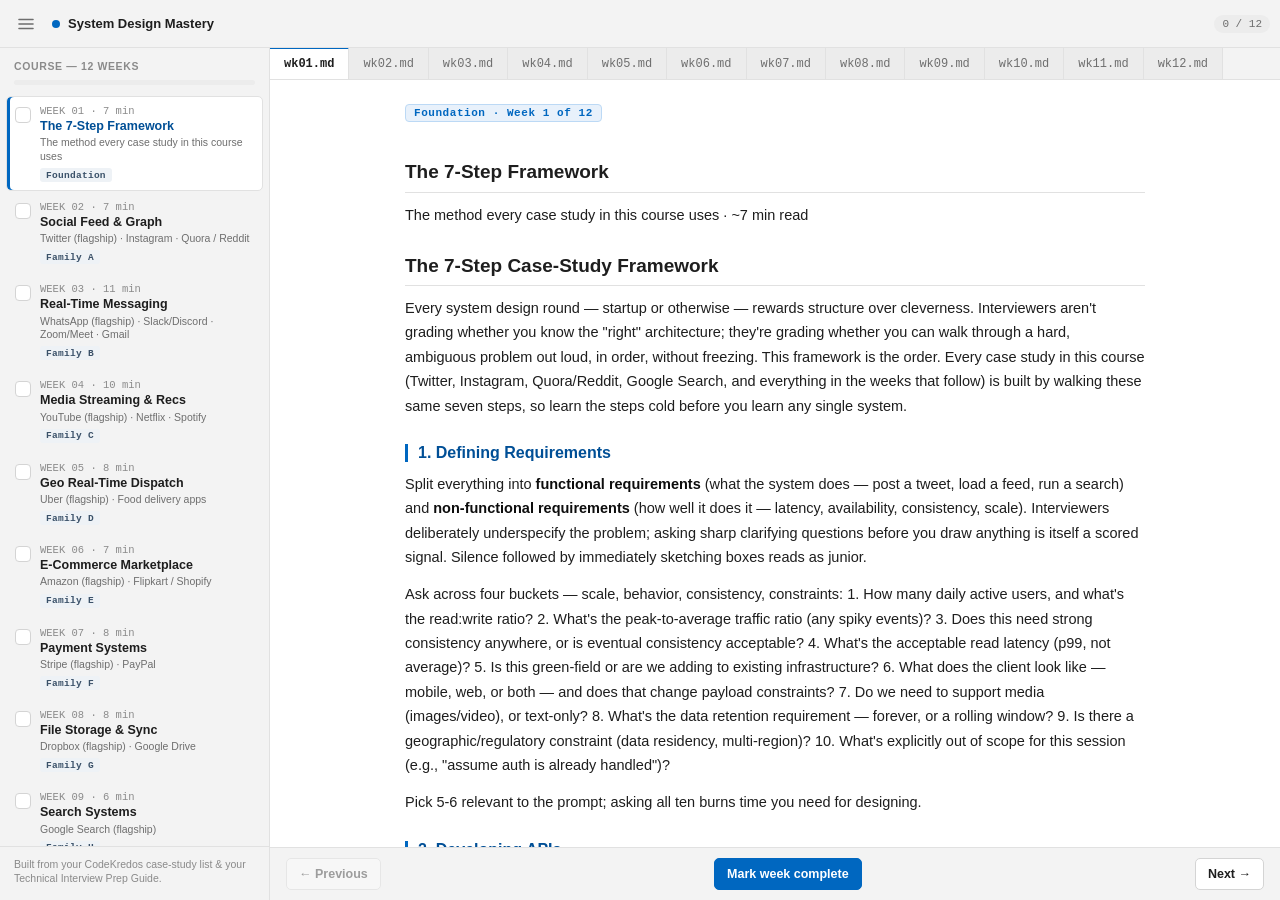
<file: index.html>
<!doctype html>
<html lang="en">
<head>
<meta charset="utf-8">
<meta name="viewport" content="width=device-width, initial-scale=1, viewport-fit=cover">
<title>System Design Mastery</title>
<meta name="description" content="A 12-week, case-study-driven system design course for startup technical interviews.">
<meta name="theme-color" content="#f3f3f3">
<link rel="manifest" href="manifest.json">
<link rel="icon" href="icon-192.png">
<link rel="apple-touch-icon" href="apple-touch-icon.png">
<meta name="apple-mobile-web-app-capable" content="yes">
<meta name="apple-mobile-web-app-status-bar-style" content="default">
<meta name="apple-mobile-web-app-title" content="System Design">
<link rel="stylesheet" href="styles.css">
</head>
<body>
<div id="app">

  <header class="topbar">
    <button id="menuBtn" class="icon-btn" aria-label="Open week list">
      <svg width="18" height="18" viewBox="0 0 18 18" fill="none"><path d="M2 4.5H16M2 9H16M2 13.5H16" stroke="currentColor" stroke-width="1.6" stroke-linecap="round"/></svg>
    </button>
    <div class="topbar-title">
      <span class="dot" aria-hidden="true"></span>
      <span>System Design Mastery</span>
    </div>
    <div class="topbar-progress" id="topProgress">0 / 12</div>
  </header>

  <div class="shell">
    <nav id="sidebar" class="sidebar" aria-label="Course weeks">
      <div class="sidebar-head">
        <div class="sidebar-head-title">COURSE — 12 WEEKS</div>
        <div class="progress-track"><div class="progress-fill" id="progressFill"></div></div>
      </div>
      <ol id="weekList" class="week-list"></ol>
      <div class="sidebar-foot">
        Built from your CodeKredos case-study list &amp; your Technical Interview Prep Guide.
      </div>
    </nav>
    <div id="overlay" class="overlay"></div>

    <main id="main" class="main">
      <div class="tabbar" id="tabbar"><!-- open-file style tabs, populated by JS --></div>
      <article id="content" class="content"></article>
      <div class="pager">
        <button id="prevBtn" class="pager-btn" type="button">&larr; Previous</button>
        <button id="completeBtn" class="pager-btn pager-btn-accent" type="button">Mark week complete</button>
        <button id="nextBtn" class="pager-btn" type="button">Next &rarr;</button>
      </div>
    </main>
  </div>
</div>

<script src="content.js"></script>
<script src="app.js"></script>
</body>
</html>
</file>
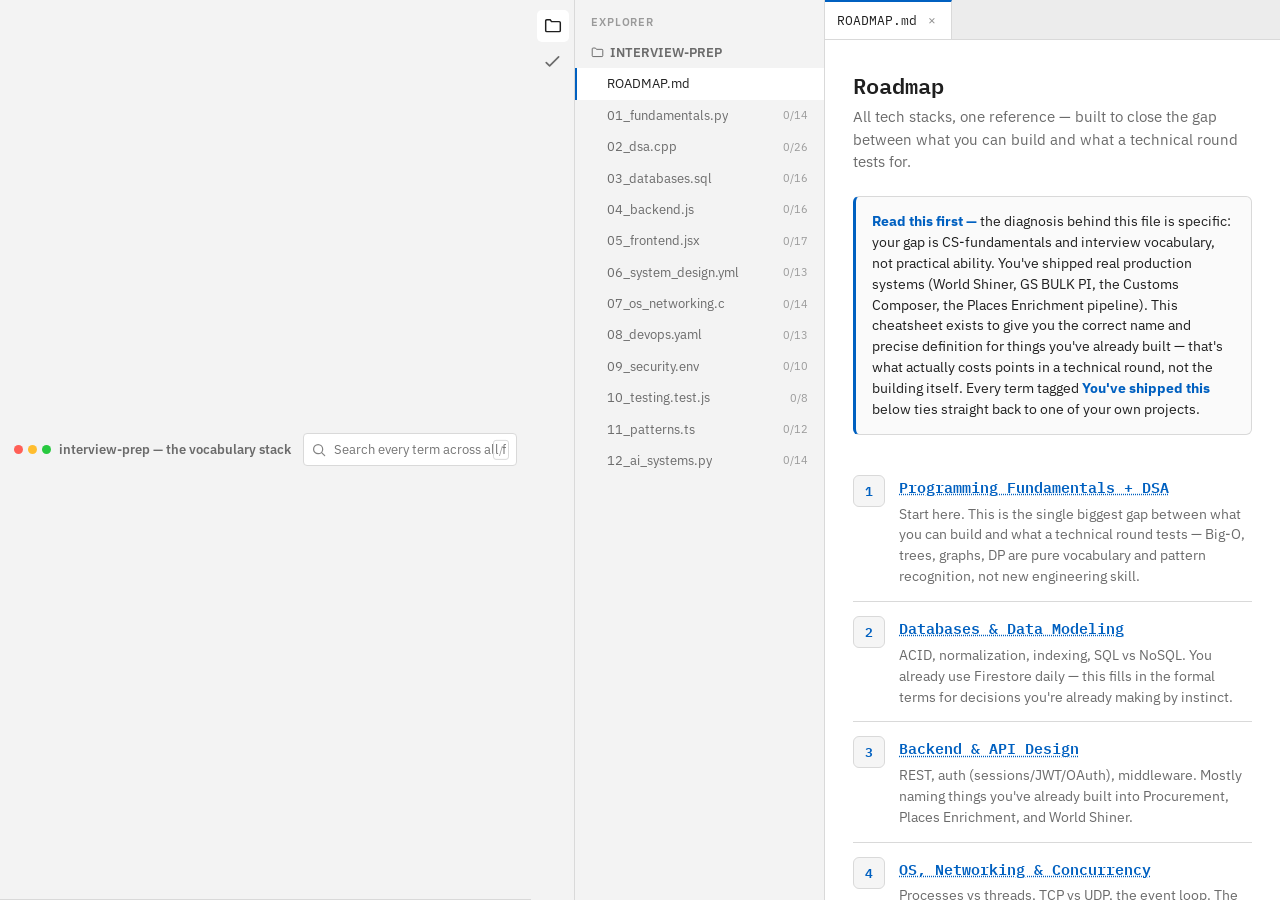
<file: vocabulary-stack.html>
<!doctype html>
<html lang="en">
<head>
<meta charset="utf-8">
<meta name="viewport" content="width=device-width, initial-scale=1">
<meta name="description" content="A searchable interview-prep reference covering DSA, databases, backend, frontend, system design, OS/networking, DevOps, security, testing, design patterns, and AI/RAG systems.">
<title>The Vocabulary Stack</title>
<link rel="stylesheet" href="https://fonts.googleapis.com/css2?family=IBM+Plex+Mono:wght@400;500;600;700&family=IBM+Plex+Sans:wght@400;500;600;700&display=swap">
<style>
:root{
  --bg:#ffffff; --bg-alt:#f3f3f3; --bg-tab-active:#ffffff; --bg-tab-inactive:#ececec;
  --border:#d9d9d9; --text:#1f1f1f; --text-dim:#6b6b6b; --text-faint:#9a9a9a;
  --accent:#0060c0; --accent-2:#0a6e4c; --accent-3:#a31515;
  --code-bg:#f5f5f5; --card-bg:#fafafa; --hl:#fff4c2; --shadow:0 1px 3px rgba(0,0,0,.08);
  color-scheme: light;
}
@media (prefers-color-scheme: dark){
  :root:not([data-theme="light"]){
    --bg:#1e1e1e; --bg-alt:#252526; --bg-tab-active:#1e1e1e; --bg-tab-inactive:#2d2d2d;
    --border:#3c3c3c; --text:#d4d4d4; --text-dim:#9d9d9d; --text-faint:#6f6f6f;
    --accent:#569cd6; --accent-2:#4ec9b0; --accent-3:#ce9178;
    --code-bg:#252526; --card-bg:#232324; --hl:#4a3f14; --shadow:0 1px 3px rgba(0,0,0,.4);
    color-scheme: dark;
  }
}
:root[data-theme="dark"]{
  --bg:#1e1e1e; --bg-alt:#252526; --bg-tab-active:#1e1e1e; --bg-tab-inactive:#2d2d2d;
  --border:#3c3c3c; --text:#d4d4d4; --text-dim:#9d9d9d; --text-faint:#6f6f6f;
  --accent:#569cd6; --accent-2:#4ec9b0; --accent-3:#ce9178;
  --code-bg:#252526; --card-bg:#232324; --hl:#4a3f14; --shadow:0 1px 3px rgba(0,0,0,.4);
  color-scheme: dark;
}
*{box-sizing:border-box;}
html,body{height:100%;}
body{
  margin:0; background:var(--bg); color:var(--text);
  font-family:"IBM Plex Sans",-apple-system,sans-serif;
  font-size:14px; line-height:1.55;
  display:flex; flex-direction:column; overflow:hidden;
}
code,.mono,.term,.tab,.filename,.kbd,.badge,.tag{font-family:"IBM Plex Mono",ui-monospace,monospace;}
h1,h2,h3{font-family:"IBM Plex Mono",ui-monospace,monospace; text-wrap:balance; font-weight:600;}
::selection{background:#ADD6FF; color:#000;}

/* ---- App shell ---- */
#app{flex:1; display:flex; min-height:0; padding-top:env(safe-area-inset-top,0px); padding-bottom:env(safe-area-inset-bottom,0px);}

.topbar{
  flex:0 0 auto; display:flex; align-items:center; gap:12px;
  padding:10px 14px; padding-top:calc(10px + env(safe-area-inset-top,0px));
  background:var(--bg-alt); border-bottom:1px solid var(--border);
}
.topbar .brand{display:flex; align-items:center; gap:8px; font-weight:600; white-space:nowrap;}
.topbar .brand .dots{display:flex; gap:5px;}
.topbar .brand .dot{width:9px; height:9px; border-radius:50%;}
.dot.r{background:#ff5f56;} .dot.y{background:#ffbd2e;} .dot.g{background:#27c93f;}
.topbar .brand-label{color:var(--text-dim); font-size:12.5px;}
.searchwrap{position:relative; flex:1; max-width:440px; margin-left:auto;}
.searchbox{
  width:100%; padding:7px 10px 7px 30px; border:1px solid var(--border); border-radius:4px;
  background:var(--bg); color:var(--text); font-family:inherit; font-size:13px; outline:none;
}
.searchbox:focus{border-color:var(--accent);}
.searchwrap svg{position:absolute; left:9px; top:50%; transform:translateY(-50%); opacity:.55; pointer-events:none;}
.searchkbd{position:absolute; right:8px; top:50%; transform:translateY(-50%); font-size:10.5px; color:var(--text-faint); border:1px solid var(--border); border-radius:3px; padding:1px 5px; pointer-events:none;}
.menuBtn{display:none; background:none; border:1px solid var(--border); border-radius:4px; padding:6px 8px; color:var(--text); cursor:pointer;}

.results{
  position:absolute; top:calc(100% + 6px); left:0; right:0; background:var(--bg);
  border:1px solid var(--border); border-radius:6px; box-shadow:0 8px 24px rgba(0,0,0,.18);
  max-height:60vh; overflow:auto; z-index:40;
}
.result-item{padding:9px 12px; border-bottom:1px solid var(--border); cursor:pointer;}
.result-item:last-child{border-bottom:none;}
.result-item:hover, .result-item.active{background:var(--bg-alt);}
.result-term{font-weight:600; color:var(--accent);}
.result-file{color:var(--text-faint); font-size:11px; margin-left:8px;}
.result-def{color:var(--text-dim); font-size:12.5px; margin-top:2px;}
.result-empty{padding:14px 12px; color:var(--text-faint); font-size:13px;}

.shell{flex:1; display:flex; min-height:0;}

.activitybar{
  flex:0 0 44px; background:var(--bg-alt); border-right:1px solid var(--border);
  display:flex; flex-direction:column; align-items:center; padding-top:10px; gap:4px;
}
.actbtn{
  width:32px; height:32px; display:flex; align-items:center; justify-content:center;
  border-radius:5px; color:var(--text-dim); cursor:pointer; border:none; background:none;
}
.actbtn.active{color:var(--text); background:var(--bg);}
.actbtn:hover{color:var(--text);}

.sidebar{
  flex:0 0 250px; background:var(--bg-alt); border-right:1px solid var(--border);
  overflow-y:auto; padding:10px 0 20px;
}
.sidebar-title{padding:4px 16px 8px; font-size:11px; letter-spacing:.08em; color:var(--text-faint); text-transform:uppercase; font-weight:600;}
.folder{padding:4px 16px 6px; font-size:12.5px; font-weight:600; color:var(--text-dim); display:flex; align-items:center; gap:6px;}
.file-row{
  display:flex; align-items:center; justify-content:space-between; gap:8px;
  padding:6px 16px 6px 30px; cursor:pointer; color:var(--text-dim); font-size:12.5px; border-left:2px solid transparent;
}
.file-row:hover{background:rgba(120,120,120,.08);}
.file-row.active{background:var(--bg); color:var(--text); border-left-color:var(--accent);}
.file-row .fname{white-space:nowrap; overflow:hidden; text-overflow:ellipsis;}
.file-row .fprog{font-size:10.5px; color:var(--text-faint); flex:0 0 auto;}
.file-row.active .fprog{color:var(--accent-2);}

.progress-panel{padding:6px 16px;}
.progress-panel h3{font-size:12px; text-transform:uppercase; letter-spacing:.08em; color:var(--text-faint); margin:6px 0 12px;}
.prog-row{margin-bottom:12px;}
.prog-row .prow-top{display:flex; justify-content:space-between; font-size:12px; margin-bottom:4px; color:var(--text-dim);}
.prow-bar{height:6px; border-radius:3px; background:var(--border); overflow:hidden;}
.prow-fill{height:100%; background:var(--accent-2); border-radius:3px;}
.prog-total{margin-top:14px; padding-top:14px; border-top:1px solid var(--border); font-size:12.5px; color:var(--text);}

.overlay{position:fixed; inset:0; background:rgba(0,0,0,.35); z-index:30; display:none;}

.main{flex:1; display:flex; flex-direction:column; min-width:0;}
.tabbar{
  display:flex; overflow-x:auto; background:var(--bg-tab-inactive); border-bottom:1px solid var(--border); flex:0 0 auto;
}
.tab{
  display:flex; align-items:center; gap:8px; padding:9px 12px; font-size:12.5px; white-space:nowrap;
  border-right:1px solid var(--border); background:var(--bg-tab-inactive); color:var(--text-dim); cursor:pointer;
  border-top:2px solid transparent;
}
.tab.active{background:var(--bg-tab-active); color:var(--text); border-top-color:var(--accent);}
.tab .close{opacity:.5; border-radius:3px; padding:0 3px;}
.tab .close:hover{opacity:1; background:rgba(120,120,120,.2);}

.editor{flex:1; overflow-y:auto; padding:28px 28px 80px;}
.editor-inner{max-width:820px; margin:0 auto;}

/* Roadmap page */
.rm-title{font-size:22px; margin:0 0 4px;}
.rm-sub{color:var(--text-dim); font-family:"IBM Plex Sans"; font-size:14.5px; margin:0 0 22px;}
.rm-note{
  background:var(--card-bg); border:1px solid var(--border); border-left:3px solid var(--accent);
  border-radius:6px; padding:14px 16px; margin-bottom:26px; font-size:13.5px; color:var(--text);
}
.rm-note b{color:var(--accent);}
.rm-steps{list-style:none; margin:0; padding:0; counter-reset:step;}
.rm-step{
  counter-increment:step; display:flex; gap:14px; padding:14px 0; border-bottom:1px solid var(--border);
}
.rm-step:last-child{border-bottom:none;}
.rm-step::before{
  content:counter(step); flex:0 0 30px; height:30px; border-radius:6px; background:var(--code-bg);
  border:1px solid var(--border); display:flex; align-items:center; justify-content:center;
  font-family:"IBM Plex Mono"; font-size:13px; color:var(--accent); font-weight:600;
}
.rm-step-body h3{margin:2px 0 4px; font-size:14.5px;}
.rm-step-body p{margin:0; color:var(--text-dim); font-size:13.5px;}
.rm-step-file{color:var(--accent); cursor:pointer; text-decoration:underline; text-decoration-style:dotted;}
.rm-howto{margin-top:26px; padding-top:20px; border-top:1px solid var(--border);}
.rm-howto h3{font-size:13px; text-transform:uppercase; letter-spacing:.06em; color:var(--text-faint); margin:0 0 10px;}
.rm-howto ul{margin:0; padding-left:18px; color:var(--text-dim); font-size:13.5px;}
.rm-howto li{margin-bottom:6px;}

/* Domain page */
.dm-header{margin-bottom:22px; padding-bottom:16px; border-bottom:1px solid var(--border);}
.dm-title{font-size:20px; margin:0 0 4px; color:var(--text);}
.dm-blurb{color:var(--text-dim); font-family:"IBM Plex Sans"; font-size:13.5px; margin:0;}
.section-heading{
  font-family:"IBM Plex Mono"; color:var(--text-faint); font-size:12.5px; margin:26px 0 12px;
  display:flex; align-items:center; gap:8px;
}
.section-heading::before{content:"//"; opacity:.6;}
.section-heading::after{content:""; flex:1; height:1px; background:var(--border);}

.term-card{
  background:var(--card-bg); border:1px solid var(--border); border-radius:6px;
  padding:12px 14px 13px; margin-bottom:10px; scroll-margin-top:20px;
}
.term-card.flash{animation:flash 2.2s ease-out;}
@media (prefers-reduced-motion: reduce){ .term-card.flash{animation:none; background:var(--hl);} }
@keyframes flash{ 0%{background:var(--hl);} 100%{background:var(--card-bg);} }
.term-top{display:flex; align-items:flex-start; gap:10px;}
.term-check{margin-top:3px; width:15px; height:15px; accent-color:var(--accent-2); flex:0 0 auto; cursor:pointer;}
.term-name{font-weight:600; color:var(--accent); font-size:14.5px;}
.term-def{color:var(--text); font-size:13.5px; margin:5px 0 0 25px;}
.term-logic{color:var(--text-dim); font-size:13px; margin:7px 0 0 25px; padding-left:10px; border-left:2px solid var(--border);}
.term-meta{margin:9px 0 0 25px; display:flex; flex-direction:column; gap:6px;}
.term-ask, .term-anchor{font-size:12px; padding:5px 9px; border-radius:4px; display:block;}
.term-ask{background:rgba(163,21,21,.08); color:var(--accent-3);}
.term-anchor{background:rgba(10,110,76,.09); color:var(--accent-2);}
.term-ask b, .term-anchor b{font-family:"IBM Plex Mono"; text-transform:uppercase; font-size:10px; letter-spacing:.06em; margin-right:6px;}
.known .term-name{opacity:.5;}
.known .term-def{opacity:.55;}

@media (max-width:760px){
  .searchwrap{max-width:none;}
  .brand-label{display:none;}
  .menuBtn{display:flex;}
  .activitybar{display:none;}
  .sidebar{position:fixed; top:0; bottom:0; left:0; width:78vw; max-width:300px; z-index:35;
    transform:translateX(-100%); transition:transform .2s ease; padding-top:calc(10px + env(safe-area-inset-top,0px));}
  .sidebar.open{transform:translateX(0);}
  .overlay.show{display:block;}
  .editor{padding:20px 16px 60px;}
  .term-def, .term-logic, .term-meta{margin-left:0;}
}
</style>


</head>
<body>
<div id="app">
  <div class="topbar">
    <button class="menuBtn" id="menuBtn" aria-label="Toggle file list">
      <svg width="16" height="16" viewBox="0 0 16 16" fill="none"><path d="M1 4h14M1 8h14M1 12h14" stroke="currentColor" stroke-width="1.4" stroke-linecap="round"/></svg>
    </button>
    <div class="brand">
      <span class="dots"><span class="dot r"></span><span class="dot y"></span><span class="dot g"></span></span>
      <span class="brand-label">interview-prep — the vocabulary stack</span>
    </div>
    <div class="searchwrap">
      <svg width="14" height="14" viewBox="0 0 16 16" fill="none"><circle cx="7" cy="7" r="5.2" stroke="currentColor" stroke-width="1.4"/><path d="M11 11L14.5 14.5" stroke="currentColor" stroke-width="1.4" stroke-linecap="round"/></svg>
      <input class="searchbox" id="searchInput" placeholder="Search every term across all files…" autocomplete="off">
      <span class="searchkbd" id="searchKbd">/</span>
      <div class="results" id="results" hidden></div>
    </div>
  </div>

  <div class="shell">
    <div class="overlay" id="overlay"></div>
    <div class="activitybar">
      <button class="actbtn active" id="actExplorer" title="Explorer" aria-label="File explorer">
        <svg width="18" height="18" viewBox="0 0 16 16" fill="none"><path d="M1.5 3.5A1 1 0 012.5 2.5h3l1.2 1.6H13.5a1 1 0 011 1V12a1 1 0 01-1 1h-11a1 1 0 01-1-1V3.5z" stroke="currentColor" stroke-width="1.3"/></svg>
      </button>
      <button class="actbtn" id="actProgress" title="Progress" aria-label="Progress tracker">
        <svg width="18" height="18" viewBox="0 0 16 16" fill="none"><path d="M2 8.5l3 3 8-8" stroke="currentColor" stroke-width="1.5" stroke-linecap="round" stroke-linejoin="round"/></svg>
      </button>
    </div>

    <nav class="sidebar" id="sidebar">
      <div id="sidebarExplorer">
        <div class="sidebar-title">Explorer</div>
        <div class="folder">
          <svg width="13" height="13" viewBox="0 0 16 16" fill="none"><path d="M1.5 3.5A1 1 0 012.5 2.5h3l1.2 1.6H13.5a1 1 0 011 1V12a1 1 0 01-1 1h-11a1 1 0 01-1-1V3.5z" stroke="currentColor" stroke-width="1.2"/></svg>
          INTERVIEW-PREP
        </div>
        <div id="fileList"></div>
      </div>
      <div id="sidebarProgress" class="progress-panel" hidden></div>
    </nav>

    <main class="main">
      <div class="tabbar" id="tabbar"></div>
      <div class="editor" id="editor"><div class="editor-inner" id="editorInner"></div></div>
    </main>
  </div>
</div>

<script>
window.CHEATSHEET_DATA = [
{
  id:"fundamentals", file:"01_fundamentals.py", title:"Programming Fundamentals",
  blurb:"The vocabulary underneath every language: how work is organized, how cost is measured, how state is managed.",
  sections:[
    { h:"Paradigms", terms:[
      {t:"Object-Oriented Programming (OOP)", d:"Organizes code around objects that bundle state (data) with the behavior that acts on it.", l:"Rests on four ideas: encapsulation (hide internal state behind methods), inheritance (share behavior down a class hierarchy), polymorphism (the same call behaves differently depending on the object's actual type), and abstraction (expose what an object does, not how). Interviewers care most that you can explain why you'd reach for one of these, not just define them."},
      {t:"Encapsulation", d:"Bundling data with the methods that operate on it, and hiding the data behind a controlled interface.", l:"A class exposes getters/setters or public methods instead of public fields, so the internal representation can change without breaking callers.", a:"Why not just make every field public?"},
      {t:"Inheritance", d:"A class acquires the fields and methods of a parent class.", l:"Good for genuine is-a relationships (a Dog is an Animal); overused, it creates rigid hierarchies that are why 'favor composition over inheritance' is a common interview talking point."},
      {t:"Polymorphism", d:"Different types respond to the same method call in their own way.", l:"Compile-time (method overloading) vs runtime (method overriding via inheritance/interfaces) — runtime polymorphism is what lets you write code against an interface and swap implementations underneath it."},
      {t:"Functional Programming (FP)", d:"Builds programs by composing pure functions instead of mutating shared state.", l:"Pure functions always return the same output for the same input and cause no side effects, which is what makes them easy to test and to run in parallel safely.", p:"The GS BULK PI correction logic is closer to this style: a raw row goes in, a corrected row comes out, with no hidden state carried between rows."},
      {t:"Imperative vs Declarative", d:"Imperative code states the exact steps to reach a result; declarative code states the desired result and lets something else figure out the steps.", l:"A for-loop that builds an array is imperative; array.map() that does the same thing is declarative. SQL and React's JSX are both declarative."},
    ]},
    { h:"Measuring Cost", terms:[
      {t:"Big-O Notation", d:"Describes how an algorithm's runtime or memory grows as input size grows, ignoring constants.", l:"You drop constants and lower-order terms — O(n) beats O(n²) for large enough n regardless of which has the smaller constant factor at small n. It's a growth-rate comparison, not a stopwatch reading.", a:"What's the time complexity of this, and can you do better?"},
      {t:"Time vs Space Complexity", d:"Time complexity measures how runtime scales with input; space complexity measures how memory use scales.", l:"They often trade off — memoization spends space to save time. Interviewers expect you to state both, and to justify the trade you picked."},
      {t:"Big-Ω and Big-Θ", d:"Big-O gives an upper bound (worst case); Big-Omega gives a lower bound (best case); Big-Theta means the upper and lower bounds match — the algorithm's growth rate is known exactly.", l:"In interviews people say 'Big-O' loosely to mean 'the tight bound', which is technically Big-Theta — knowing the distinction signals precision."},
      {t:"Amortized Complexity", d:"The average cost per operation over a worst-case sequence of operations, not the cost of any single one.", l:"A dynamic array's append is O(1) amortized: most appends are O(1), but occasionally one triggers an O(n) resize — spread across all appends, the average stays O(1)."},
    ]},
    { h:"Core Mechanics", terms:[
      {t:"Recursion", d:"A function that solves a problem by calling itself on a smaller version of the same problem.", l:"Needs a base case (when to stop) and a recursive case (how to shrink the problem). Every recursive call adds a frame to the call stack, which is why unbounded recursion causes a stack overflow."},
      {t:"Memoization", d:"Caching the results of expensive function calls so repeated calls with the same input return instantly.", l:"Turns exponential recursive solutions (like naive Fibonacci) into linear ones by never recomputing a subproblem twice — the bridge concept into dynamic programming."},
      {t:"Pass by Value vs Reference", d:"Pass by value copies the data into the function; pass by reference passes a pointer to the original data, so changes inside the function affect the caller's copy.", l:"Most languages pass primitives by value and objects/arrays by reference (technically 'by value of the reference') — this is a classic 'what does this code print' trick question."},
      {t:"Immutability", d:"Data that cannot be changed after it's created — any 'change' produces a new value instead.", l:"Makes state predictable and safe to share across functions or threads without locks, at the cost of extra allocations. React and Redux lean on this heavily: never mutate state directly, always return a new object."},
    ]},
  ]
},
{
  id:"dsa", file:"02_dsa.cpp", title:"Data Structures & Algorithms",
  blurb:"The single biggest interview-vocabulary gap for most working developers — you use these ideas daily without ever naming them.",
  sections:[
    { h:"Linear Structures", terms:[
      {t:"Array", d:"A fixed-layout, contiguous block of memory holding elements of the same type, accessed by index.", l:"O(1) random access because the address of any index is a direct calculation, but inserting/removing in the middle is O(n) since everything after has to shift."},
      {t:"Linked List", d:"A chain of nodes where each node holds a value and a pointer to the next (and, if doubly-linked, the previous) node.", l:"O(1) insertion/removal once you have a reference to the spot, but O(n) to reach that spot since there's no random access — the classic trade-off against arrays."},
      {t:"Stack", d:"A Last-In-First-Out (LIFO) structure — the last thing pushed is the first thing popped.", l:"Underlies function call frames (the call stack), undo history, and expression parsing (matching brackets, evaluating postfix notation)."},
      {t:"Queue", d:"A First-In-First-Out (FIFO) structure — the first thing enqueued is the first thing dequeued.", l:"Used anywhere work has to be processed in arrival order — task schedulers, print queues, breadth-first search's frontier.", p:"A background job queue is the right shape for World Shiner's multi-location job pipeline: jobs enter and get processed roughly in the order they arrive."},
      {t:"Deque (Double-Ended Queue)", d:"A queue that allows insertion and removal from both ends in O(1).", l:"Used when you need both stack-like and queue-like behavior — the classic 'sliding window maximum' problem is solved with one."},
      {t:"Priority Queue", d:"A queue where each element has a priority, and the highest (or lowest) priority element always comes out first, not the oldest one.", l:"Usually implemented with a heap so both insertion and extraction are O(log n) instead of O(n) for a naive sorted-list approach."},
    ]},
    { h:"Hashing", terms:[
      {t:"Hash Table / Hash Map", d:"A structure that maps keys to values using a hash function to compute an index, giving average O(1) lookup, insert, and delete.", l:"The hash function converts a key into an array index; a good one spreads keys evenly so lookups stay close to O(1) instead of degrading toward O(n)."},
      {t:"Hash Collision", d:"When two different keys hash to the same index.", l:"Resolved either by chaining (each bucket holds a small list of entries) or open addressing (probe for the next free slot) — worth naming both if asked how a hash map actually works under the hood."},
      {t:"Load Factor", d:"The ratio of stored entries to total bucket count in a hash table.", l:"When it crosses a threshold (commonly ~0.75), the table resizes and rehashes everything — the O(1) average case assumes this resizing keeps the load factor bounded."},
    ]},
    { h:"Trees & Graphs", terms:[
      {t:"Binary Tree", d:"A tree where each node has at most two children, usually called left and right.", l:"The base shape for describing hierarchical data — file systems, comment threads, UI component trees."},
      {t:"Binary Search Tree (BST)", d:"A binary tree where every left descendant is smaller and every right descendant is larger than the node itself.", l:"Gives O(log n) search, insert, and delete on average — but degrades to O(n) if the tree becomes unbalanced (e.g. inserting already-sorted data), which is why balanced variants exist."},
      {t:"Balanced Trees (AVL / Red-Black)", d:"Self-balancing BSTs that restructure themselves on insert/delete to guarantee O(log n) operations.", l:"You rarely implement one from scratch in an interview, but naming why they exist (to prevent BST degradation) is usually enough."},
      {t:"Heap", d:"A tree-based structure where every parent is smaller (min-heap) or larger (max-heap) than its children — the root is always the min or max.", l:"Backs priority queues; insert and extract-min/max are both O(log n), and peeking at the min/max is O(1)."},
      {t:"Trie (Prefix Tree)", d:"A tree where each path from the root spells out a prefix, used to store and search strings efficiently.", l:"Autocomplete and spell-check are the canonical use cases — searching for all words with a given prefix is O(prefix length), not O(number of words)."},
      {t:"Graph", d:"A set of nodes (vertices) connected by edges, which can be directed or undirected, weighted or unweighted.", l:"Represented either as an adjacency matrix (fast edge lookup, O(V²) space) or an adjacency list (space-efficient for sparse graphs, the default choice in most interviews)."},
      {t:"Breadth-First Search (BFS)", d:"Explores a graph level by level, visiting all neighbors before moving further out, using a queue.", l:"Finds the shortest path in an unweighted graph because it always reaches a node via the fewest possible edges first."},
      {t:"Depth-First Search (DFS)", d:"Explores a graph by going as deep as possible down one path before backtracking, using a stack (or recursion).", l:"Natural for exploring all possibilities — detecting cycles, topological sorting, counting connected components."},
    ]},
    { h:"Sorting, Searching & Techniques", terms:[
      {t:"Merge Sort", d:"A divide-and-conquer sort that splits the array in half recursively, sorts each half, then merges them back together.", l:"Guaranteed O(n log n) in every case and stable (equal elements keep their relative order), at the cost of O(n) extra space."},
      {t:"Quicksort", d:"Picks a pivot, partitions elements smaller/larger than it, then recursively sorts each partition.", l:"O(n log n) on average but O(n²) worst case (e.g. an already-sorted array with a bad pivot choice) — the classic follow-up is 'how would you avoid the worst case?' (randomized or median-of-three pivot)."},
      {t:"Binary Search", d:"Finds a target in a sorted array by repeatedly halving the search range.", l:"O(log n) — but only works on sorted data, which is the detail people forget to mention."},
      {t:"Two Pointers", d:"Using two index variables that move through a structure (often from both ends, or at different speeds) instead of nested loops.", l:"Turns many O(n²) brute-force problems (pair sums, removing duplicates from a sorted array) into O(n)."},
      {t:"Sliding Window", d:"Maintains a running subarray/substring 'window' that expands and contracts as you scan through data once.", l:"The standard technique for 'longest/shortest substring with property X' problems — avoids recomputing the whole window from scratch at each step."},
      {t:"Dynamic Programming (DP)", d:"Solving a problem by breaking it into overlapping subproblems, solving each once, and reusing the results.", l:"The two markers to name explicitly: optimal substructure (the best solution is built from best solutions to subproblems) and overlapping subproblems (the same subproblem recurs, which is what makes caching worthwhile)."},
      {t:"Greedy Algorithms", d:"Makes the locally best choice at each step, hoping it leads to a globally best solution.", l:"Faster and simpler than DP when it works, but it doesn't always produce the optimal answer — proving a greedy approach is correct is often the actual interview question."},
      {t:"Backtracking", d:"Builds a solution incrementally and abandons ('backtracks from') a path as soon as it can't possibly lead to a valid answer.", l:"Used for combinatorial problems — generating permutations, solving Sudoku, N-Queens — where you explore a decision tree and prune dead branches early."},
      {t:"Divide and Conquer", d:"Breaks a problem into independent subproblems, solves each recursively, then combines the results.", l:"The general pattern behind merge sort and binary search; distinguished from DP by the subproblems not overlapping, so there's nothing to cache."},
    ]},
  ]
},
{
  id:"databases", file:"03_databases.sql", title:"Databases & Data Modeling",
  blurb:"How data is structured, kept consistent, and made fast to query at whatever scale you're operating at.",
  sections:[
    { h:"Relational Basics", terms:[
      {t:"ACID", d:"Atomicity, Consistency, Isolation, Durability — the four guarantees a database transaction makes.", l:"Atomicity: a transaction fully happens or fully doesn't. Consistency: it only moves the database from one valid state to another. Isolation: concurrent transactions don't see each other's half-finished work. Durability: once committed, it survives a crash.", p:"Firestore batched writes in GS BULK PI and the Customs Composer give you atomicity for free — either the whole batch of corrected rows commits or none does."},
      {t:"Normalization", d:"Structuring relational tables to reduce redundant data, typically described in stages called normal forms (1NF, 2NF, 3NF).", l:"1NF: each column holds atomic, single values. 2NF: no partial dependency on part of a composite key. 3NF: no column depends on a non-key column. Over-normalizing costs you extra joins; under-normalizing costs you data-consistency bugs."},
      {t:"Primary Key / Foreign Key", d:"A primary key uniquely identifies a row in its own table; a foreign key is a column in one table that references a primary key in another, enforcing a relationship.", l:"Foreign keys are what a database uses to guarantee referential integrity — you can't have an order pointing at a customer that doesn't exist."},
      {t:"Joins", d:"Combining rows from two or more tables based on a related column.", l:"Inner join keeps only matching rows in both tables; left/right (outer) join keeps all rows from one side even without a match, filling the rest with nulls; full outer join keeps all rows from both sides."},
    ]},
    { h:"Performance", terms:[
      {t:"Index", d:"An auxiliary data structure that lets the database find rows without scanning the whole table.", l:"Usually a B-Tree under the hood — trades write speed and storage for dramatically faster reads on the indexed column(s). Indexing every column isn't free: each index slows down every insert/update.", p:"Places Enrichment Console's name/address matching is exactly the kind of lookup that lives or dies on whether the right column is indexed."},
      {t:"Query Execution Plan", d:"The step-by-step strategy a database chooses to run a given query (which indexes it uses, in what order it joins tables).", l:"Reading one (via EXPLAIN in most SQL databases) is how you actually diagnose a slow query instead of guessing."},
      {t:"N+1 Query Problem", d:"Fetching a list of N records, then running one additional query per record to get related data — N+1 total queries instead of one or two.", l:"A classic ORM footgun: looping over users and calling user.orders inside the loop instead of eager-loading orders alongside users in a single query."},
    ]},
    { h:"Scaling Data", terms:[
      {t:"Replication", d:"Keeping copies of the same data on multiple database servers.", l:"Usually one primary (handles writes) with several replicas (handle reads), which both improves read throughput and gives you a failover target if the primary goes down."},
      {t:"Sharding / Partitioning", d:"Splitting one large dataset across multiple database instances, each holding a subset of the rows.", l:"Partitioning usually means splitting within one server (e.g. by date range); sharding means splitting across separate servers (e.g. by customer ID hash) — the term people conflate in interviews, so define which one you mean."},
      {t:"CAP Theorem", d:"A distributed data store can only fully guarantee two of Consistency, Availability, and Partition tolerance at the same time.", l:"Since network partitions are a fact of life in any real distributed system, the actual choice in practice is between consistency and availability when a partition happens. Covered in depth in the System Design track — this is the one-line version."},
    ]},
    { h:"SQL vs NoSQL", terms:[
      {t:"SQL vs NoSQL", d:"SQL databases store structured, related data in fixed-schema tables; NoSQL databases trade some of that structure for flexibility and horizontal scale.", l:"The real decision criteria: how relational is your data, how much your schema changes over time, and how you need to scale reads/writes — not which one is 'newer' or 'better'.", p:"GS BULK PI and the Customs Clearance Composer both use Firestore (a document database) for the glossary/dictionary lookups, since each entry is a flexible, mostly-independent document rather than a row in a rigid relational schema."},
      {t:"Document / Key-Value / Column-Family / Graph DB", d:"The four common NoSQL shapes: documents (JSON-like records, e.g. Firestore/MongoDB), key-value (a giant hash map, e.g. Redis), column-family (optimized for huge sparse tables, e.g. Cassandra), and graph (nodes and edges as first-class citizens, e.g. Neo4j).", l:"Naming which shape fits a given problem (and why) is a stronger answer than just saying 'I'd use NoSQL'."},
      {t:"Eventual Consistency", d:"A guarantee that if no new updates happen, all replicas will eventually converge to the same value — but a read right after a write might not reflect it yet.", l:"The trade-off most NoSQL and distributed systems make for higher availability and lower latency, versus the strong consistency a traditional single-node SQL database gives you by default."},
    ]},
    { h:"Working With Data", terms:[
      {t:"ORM (Object-Relational Mapper)", d:"A library that lets you interact with a database using your programming language's objects instead of writing raw SQL.", l:"Speeds up development and reduces SQL-injection risk, but can hide expensive queries (see N+1) behind innocent-looking code — knowing when to drop to raw SQL is the senior-level answer."},
      {t:"Migration", d:"A version-controlled, incremental change to a database schema (add a column, create a table) that can be applied or rolled back.", l:"Lets a schema evolve alongside application code without hand-editing production databases."},
      {t:"Connection Pooling", d:"Reusing a fixed set of open database connections across requests instead of opening a new one every time.", l:"Opening a connection is expensive relative to a query — pooling is often the single biggest fix for a backend that falls over under load."},
    ]},
  ]
},
{
  id:"backend", file:"04_backend.js", title:"Backend & API Design",
  blurb:"How a server talks to the outside world, and how it decides who's allowed to ask for what.",
  sections:[
    { h:"HTTP Basics", terms:[
      {t:"HTTP Methods", d:"GET reads a resource, POST creates one, PUT replaces one entirely, PATCH partially updates one, DELETE removes one.", l:"Picking the right verb communicates intent — using POST for everything works but signals you haven't thought about the API's contract."},
      {t:"Status Codes", d:"3-digit codes summarizing the result of an HTTP request: 2xx success, 3xx redirect, 4xx client error, 5xx server error.", l:"Knowing the specific ones cold matters: 200 OK, 201 Created, 204 No Content, 301/302 redirect, 400 Bad Request, 401 Unauthorized (not authenticated), 403 Forbidden (authenticated but not allowed), 404 Not Found, 429 Too Many Requests, 500 Internal Server Error."},
      {t:"Idempotency", d:"An operation is idempotent if calling it once or many times with the same input produces the same result.", l:"GET, PUT, and DELETE are supposed to be idempotent; POST generally isn't (calling it twice creates two things). Matters most for safe retry logic over an unreliable network."},
      {t:"Statelessness", d:"Each request contains everything the server needs to process it — the server keeps no memory of previous requests from that client.", l:"REST's defining constraint. It's what lets you add more servers behind a load balancer without worrying about which one 'remembers' a given user."},
    ]},
    { h:"API Styles", terms:[
      {t:"REST", d:"An architectural style where resources (nouns, like /users/42) are manipulated using standard HTTP methods.", l:"Simple, cacheable, and widely understood — the default choice unless you have a specific reason to reach for something else.", p:"The Places Enrichment Console's FastAPI backend and the Procurement Request Form's data flow are both essentially REST-shaped: resources in, HTTP verbs describing what to do with them."},
      {t:"GraphQL", d:"A query language where the client specifies exactly which fields it needs, and the server returns exactly that shape.", l:"Solves REST's over-fetching (getting fields you don't need) and under-fetching (needing multiple round trips) problems, at the cost of more complex server-side setup and caching."},
      {t:"RPC / gRPC", d:"Remote Procedure Call — the client calls a function that runs on a remote server as if it were local. gRPC is Google's modern, binary-protocol implementation of this idea.", l:"Faster than REST/JSON for service-to-service calls because of its binary format (Protocol Buffers) and HTTP/2 transport, but less human-readable and browser-friendly."},
      {t:"Webhook", d:"A callback: instead of a client polling a server for updates, the server pushes an HTTP request to a URL the client registered in advance, when an event happens.", l:"The inverse of a normal API call — 'don't call us, we'll call you.' Payment providers and shipping carriers use these heavily for status updates."},
    ]},
    { h:"Authentication & Authorization", terms:[
      {t:"Authentication vs Authorization", d:"Authentication answers 'who are you?'; authorization answers 'what are you allowed to do?'.", l:"A 401 response means authentication failed (or wasn't provided); a 403 means you were identified but aren't allowed to do that action — mixing these two up is a common interview slip."},
      {t:"Session-Based Auth", d:"After login, the server creates a session record and gives the client a session ID (usually in a cookie); the server looks up that ID on every request.", l:"Simple and easy to revoke (just delete the session server-side), but requires the server to store session state, which complicates horizontal scaling unless sessions are shared (e.g. in Redis)."},
      {t:"JWT (JSON Web Token)", d:"A signed token containing claims (like user ID and expiry) that the server can verify without looking anything up in a database.", l:"Stateless — any server holding the signing secret can verify the token, which is why it fits multi-server backends well. The trade-off: you can't easily revoke one before it expires, since nothing is tracked server-side.", p:"World Shiner's multi-location login is the kind of system where this choice — session cookie vs JWT — directly decides how easy it is to add another location's server later."},
      {t:"OAuth 2.0", d:"A protocol that lets a user grant a third-party app limited access to their data on another service, without sharing their password.", l:"'Sign in with Google' is OAuth: your app never sees the user's Google password, only a token scoped to what they approved."},
      {t:"Role-Based Access Control (RBAC)", d:"Permissions are attached to roles (admin, editor, viewer), and users are assigned one or more roles.", l:"Keeps authorization logic centralized and readable — you check 'does this role allow this action' instead of scattering per-user permission checks through the codebase."},
    ]},
    { h:"Server Architecture", terms:[
      {t:"Middleware", d:"A function that sits between the incoming request and the final route handler, able to inspect, modify, or reject the request.", l:"The standard place to put cross-cutting concerns — auth checks, logging, rate limiting — so individual route handlers don't have to repeat that logic."},
      {t:"MVC (Model-View-Controller)", d:"Separates an app into data/business logic (Model), what the user sees (View), and the glue that connects user input to model updates (Controller).", l:"Keeps concerns separated so, for example, you can change the UI without touching business logic — the reasoning behind most 'why organize code this way' questions."},
      {t:"Rate Limiting", d:"Capping how many requests a client can make in a given time window.", l:"Protects a backend (and any third-party API it calls) from being overwhelmed — usually implemented with a token-bucket or sliding-window counter.", p:"Anything calling the Google Places API in the enrichment pipeline needs this, since that API itself enforces a quota per key."},
    ]},
  ]
},
{
  id:"frontend", file:"05_frontend.jsx", title:"Frontend Engineering",
  blurb:"What actually happens between your code and pixels on a screen.",
  sections:[
    { h:"The Browser", terms:[
      {t:"DOM (Document Object Model)", d:"The browser's in-memory tree representation of an HTML page, which JavaScript can read and modify.", l:"Every element, attribute, and text node is an object in this tree — 'manipulating the DOM' means changing this tree, which the browser then re-renders."},
      {t:"Critical Rendering Path", d:"The sequence of steps a browser takes to turn HTML/CSS/JS into pixels: parse HTML into the DOM, parse CSS into the CSSOM, combine them into a render tree, compute layout, then paint.", l:"Understanding this is what lets you reason about why a render-blocking script or an unoptimized stylesheet slows down first paint."},
      {t:"Reflow vs Repaint", d:"Reflow recalculates the layout (positions/sizes) of elements; repaint just redraws pixels without changing layout.", l:"Reflow is far more expensive because it can cascade to the whole page. Changing an element's color triggers a repaint; changing its width can trigger a reflow of everything after it."},
      {t:"Event Loop", d:"The mechanism that lets JavaScript, a single-threaded language, handle asynchronous work without blocking.", l:"The call stack runs synchronous code; once it's empty, the event loop pulls the next task from a queue (a resolved promise's callback, a setTimeout, a click handler) and runs it. This is why setTimeout(fn, 0) still runs after all current synchronous code."},
    ]},
    { h:"React / Component Model", terms:[
      {t:"Virtual DOM", d:"An in-memory, lightweight copy of the real DOM that a UI library (like React) uses to figure out the minimum set of real DOM changes needed.", l:"Direct DOM manipulation is slow; the library diffs the new virtual tree against the previous one and only applies the actual differences, batching them into one real update.", p:"World Shiner's PWA dashboard, if built in React, leans on exactly this to keep the job list snappy while jobs update in real time."},
      {t:"Component Lifecycle", d:"The stages a UI component goes through: mounting (created and inserted), updating (re-rendered due to new props/state), and unmounting (removed).", l:"In modern React, useEffect replaces the old lifecycle methods — its dependency array controls whether it behaves like mount, update, or both."},
      {t:"Hooks (useState / useEffect)", d:"Functions that let a functional component hold state (useState) and run side effects like data fetching (useEffect) without being written as a class.", l:"useState triggers a re-render when its value changes; useEffect runs after render and re-runs only when something in its dependency array changes — forgetting a dependency is the single most common React bug."},
      {t:"State Management", d:"How an application tracks and updates data that affects what's rendered, and how that data is shared across components.", l:"Local component state is fine until multiple distant components need the same data — then you reach for lifting state up, Context, or a dedicated store (Redux, Zustand)."},
      {t:"Props Drilling vs Context", d:"Props drilling passes data down through several layers of components that don't need it themselves, just to reach one that does. Context lets any descendant read shared data directly.", l:"Context solves drilling but re-renders every consumer when the value changes, so it's not a free replacement for a proper state-management library at scale."},
    ]},
    { h:"Layout & Styling", terms:[
      {t:"Box Model", d:"Every element is a box made of content, padding, border, and margin, in that order from the inside out.", l:"box-sizing: border-box (which most resets set) makes width/height include padding and border, instead of the default behavior where they only cover content — the source of a lot of 'why is my layout 20px too wide' bugs."},
      {t:"Flexbox", d:"A one-dimensional layout model for arranging items in a row or column, with control over spacing, alignment, and wrapping.", l:"Best for distributing items along a single axis — a navbar, a card's internal layout, centering something."},
      {t:"CSS Grid", d:"A two-dimensional layout model for arranging items into rows and columns at once.", l:"Best when you're laying out a whole page or a genuinely grid-shaped structure, rather than a single row or column."},
      {t:"Specificity & Cascade", d:"The rules that decide which CSS rule wins when multiple rules target the same element.", l:"Roughly: inline styles beat IDs, IDs beat classes/attributes/pseudo-classes, classes beat element selectors — and among equal specificity, the rule declared later wins."},
    ]},
    { h:"Performance", terms:[
      {t:"Lazy Loading", d:"Deferring the loading of a resource (an image, a route's JS bundle) until it's actually needed.", l:"Cuts initial load time by not shipping code or assets the user might never scroll to or navigate to."},
      {t:"Code Splitting", d:"Breaking a single large JS bundle into smaller chunks that load on demand.", l:"Usually done per-route, so a user visiting the login page doesn't have to download the code for the admin dashboard too."},
      {t:"Debounce vs Throttle", d:"Debounce delays running a function until a pause in events; throttle runs it at most once per fixed interval regardless of how many events fire.", l:"Debounce a search-as-you-type input (wait until they stop typing); throttle a scroll handler (run it at most every 100ms, no matter how fast they scroll)."},
      {t:"PWA (Progressive Web App) / Service Worker", d:"A web app that can be installed like a native app and work offline, powered by a service worker — a background script that intercepts network requests.", l:"The service worker caches assets and can serve them when there's no network, and can also receive push notifications — the exact mechanism behind an installable, offline-capable tool.", p:"This is the literal mechanism behind World Shiner being a multi-location, installable PWA — the service worker is what lets a job get looked up even with a spotty factory-floor connection."},
    ]},
  ]
},
{
  id:"systemdesign", file:"06_system_design.yml", title:"System Design & Scalability",
  blurb:"The condensed index card for this area — the full 12-week System Design Mastery course is the deep version.",
  sections:[
    { h:"Scaling Compute", terms:[
      {t:"Vertical vs Horizontal Scaling", d:"Vertical scaling adds more power (CPU/RAM) to one machine; horizontal scaling adds more machines and spreads the load across them.", l:"Vertical scaling is simpler but hits a hard ceiling and creates a single point of failure; horizontal scaling has no real ceiling but requires the application to be designed to run on many machines at once (statelessness matters here)."},
      {t:"Load Balancer", d:"A component that distributes incoming requests across multiple servers.", l:"Lets you scale horizontally and survive one server going down; common strategies are round-robin, least-connections, and IP-hash (for keeping a client on the same server)."},
      {t:"CDN (Content Delivery Network)", d:"A network of geographically distributed servers that cache and serve static content close to the requesting user.", l:"Cuts latency (physical distance to the server) and offloads traffic from your origin server — the reason static assets load fast no matter where in the world someone is."},
    ]},
    { h:"Caching", terms:[
      {t:"Caching", d:"Storing a copy of expensive-to-compute or expensive-to-fetch data somewhere faster to access.", l:"Cache-aside: the app checks the cache first, and on a miss, fetches from the source and populates the cache. Write-through: every write goes to the cache and the source at the same time, keeping them always in sync at the cost of slower writes.", p:"A cache in front of repeated Google Places API lookups for the same store name/address would directly cut both latency and API quota usage in the enrichment pipeline."},
      {t:"Cache Invalidation", d:"Deciding when cached data is stale and needs to be refreshed or removed.", l:"Famously one of the two hard problems in computer science (along with naming things) — strategies include a time-based expiry (TTL), or explicitly clearing the cache entry the moment the underlying data changes."},
    ]},
    { h:"Consistency at Scale", terms:[
      {t:"CAP Theorem", d:"A distributed system can only fully guarantee two of Consistency, Availability, and Partition tolerance.", l:"Since network partitions will happen, the real-world choice is consistency vs availability during a partition — a payment system usually picks consistency (CP), a social feed usually picks availability (AP)."},
      {t:"Strong vs Eventual Consistency", d:"Strong consistency means every read gets the latest write immediately; eventual consistency means reads might return stale data for a short window after a write.", l:"Eventual consistency is what lets systems scale globally without every replica synchronously agreeing on every write."},
    ]},
    { h:"Async & Messaging", terms:[
      {t:"Message Queue", d:"A buffer that holds messages between a producer and a consumer, so they don't have to be online or fast at the same time.", l:"Decouples services — if the consumer is slow or briefly down, messages wait in the queue instead of being lost or blocking the producer."},
      {t:"Pub/Sub (Publish-Subscribe)", d:"Publishers send messages to a topic without knowing who's listening; any number of subscribers can receive each message.", l:"Different from a queue in that a queue typically delivers each message to one consumer, while pub/sub can fan the same message out to many."},
      {t:"Event-Driven Architecture", d:"Services communicate by emitting and reacting to events, rather than calling each other directly.", l:"Loosens coupling between services — a service that emits 'order placed' doesn't need to know or care which other services react to it."},
    ]},
    { h:"Architecture Styles", terms:[
      {t:"Monolith vs Microservices", d:"A monolith is one deployable application containing all functionality; microservices split functionality into independently deployable services.", l:"Monoliths are simpler to develop, test, and deploy early on; microservices scale team and system size independently but add real operational complexity (network calls, distributed debugging, data consistency across services)."},
      {t:"API Gateway", d:"A single entry point that routes client requests to the right backend service, often also handling auth, rate limiting, and logging in one place.", l:"Saves every microservice from reimplementing the same cross-cutting concerns."},
      {t:"Circuit Breaker", d:"A pattern that stops calling a failing downstream service for a cooldown period, instead of retrying and piling up failures.", l:"Prevents one failing service from cascading into a system-wide outage — after the cooldown, it lets through a trial request to see if the service has recovered."},
    ]},
  ]
},
{
  id:"osnet", file:"07_os_networking.c", title:"OS, Networking & Concurrency",
  blurb:"What's actually happening below your code — in the operating system and on the wire.",
  sections:[
    { h:"Operating Systems", terms:[
      {t:"Process vs Thread", d:"A process is an independent running program with its own memory space; a thread is a unit of execution within a process that shares that memory with other threads in the same process.", l:"Threads are cheaper to create and communicate (shared memory) but that sharing is exactly what causes race conditions; processes are isolated and safer but heavier and need explicit inter-process communication to share data."},
      {t:"Context Switching", d:"The OS saving the state of a running process/thread and loading the state of another, so multiple tasks share one CPU.", l:"Not free — too much context switching (thrashing) wastes CPU time on bookkeeping instead of actual work."},
      {t:"Deadlock", d:"Two or more processes/threads each hold a resource the other needs, and neither can proceed.", l:"Classically requires four conditions at once (mutual exclusion, hold-and-wait, no preemption, circular wait) — breaking any one prevents deadlock, which is the usual follow-up question."},
      {t:"Stack vs Heap Memory", d:"The stack holds function calls and local variables with automatic, LIFO cleanup; the heap holds dynamically allocated memory that persists until explicitly freed (or garbage collected).", l:"Stack allocation is fast and automatic but limited in size (hence stack overflow on deep recursion); heap allocation is flexible but slower and, in non-garbage-collected languages, your responsibility to free."},
      {t:"Virtual Memory", d:"An abstraction that gives each process its own private address space, mapped by the OS to physical RAM (and disk, when RAM is full).", l:"Lets processes be isolated from each other and lets the system run programs that need more memory than physically exists, at the cost of a translation layer (page tables) and possible slowdown (paging/swapping)."},
    ]},
    { h:"Concurrency", terms:[
      {t:"Concurrency vs Parallelism", d:"Concurrency is structuring a program to handle multiple tasks that make progress in overlapping time periods; parallelism is literally running multiple tasks at the exact same instant on multiple cores.", l:"You can have concurrency on a single core (via fast task-switching, like JS's event loop) without any true parallelism — a distinction interviewers specifically probe for."},
      {t:"Race Condition", d:"A bug that occurs when the outcome of code depends on the unpredictable timing of concurrent operations.", l:"Classic example: two threads both read a counter's current value, both increment it, both write back — one increment is silently lost."},
      {t:"Mutex / Semaphore", d:"A mutex allows only one thread at a time into a protected section of code; a semaphore allows up to N threads at a time.", l:"A mutex is really a semaphore with a count of 1 — naming that relationship is a good sign of real understanding, not memorized definitions."},
      {t:"Async/Await vs Threads", d:"Async/await lets one thread juggle many waiting operations (like network calls) without blocking; multithreading runs genuinely separate execution streams, often on separate cores.", l:"Async/await is about not wasting time waiting on I/O; threads are about doing CPU-bound work in parallel. Using threads for I/O-bound waiting, or async for CPU-bound crunching, is a common design mistake to be able to call out."},
    ]},
    { h:"Networking", terms:[
      {t:"TCP vs UDP", d:"TCP is connection-oriented and guarantees ordered, reliable delivery; UDP is connectionless and sends packets with no guarantee of order or delivery.", l:"TCP's guarantees cost overhead (acknowledgements, retransmission), so UDP is preferred where speed matters more than perfection — video calls, live game state, DNS lookups."},
      {t:"Three-Way Handshake", d:"The SYN, SYN-ACK, ACK exchange that establishes a TCP connection before any data flows.", l:"Both sides confirm they can send and receive before committing to the connection — it's why TCP has a small latency cost before the first byte of actual data moves."},
      {t:"DNS Resolution", d:"Translating a human-readable domain name into an IP address.", l:"Goes through a chain — browser cache, OS cache, resolver, root servers, TLD servers, authoritative name server — with caching (TTL) at every layer to avoid repeating the full lookup on every request."},
      {t:"HTTP vs HTTPS / TLS", d:"HTTPS is HTTP layered on top of TLS, which encrypts the connection and verifies the server's identity via a certificate.", l:"The TLS handshake negotiates encryption keys before any HTTP data is sent, which is why HTTPS has a small extra round-trip cost on first connection (mitigated by session resumption)."},
      {t:"WebSockets", d:"A protocol that upgrades an HTTP connection into a persistent, full-duplex channel where either side can push data at any time.", l:"Unlike regular HTTP request/response, neither side has to ask — the server can push a message the moment something happens, which is what real-time features (live chat, live dashboards) need."},
    ]},
  ]
},
{
  id:"devops", file:"08_devops.yaml", title:"DevOps, Cloud & Version Control",
  blurb:"How code actually gets from a laptop to something users can reach — the part that isn't 'writing the feature'.",
  sections:[
    { h:"Version Control", terms:[
      {t:"Git Branching", d:"Creating an independent line of development off the main codebase, so work-in-progress doesn't disturb what's already working.", l:"A branch is really just a movable pointer to a commit — cheap to create, which is why feature-branch workflows are the norm."},
      {t:"Merge vs Rebase", d:"Merge combines two branches' histories with a new merge commit, preserving exactly what happened; rebase replays one branch's commits on top of another, producing a linear history.", l:"Merge is safer for shared/public branches; rebase gives a cleaner history but rewrites commits, which is dangerous on a branch other people have already pulled."},
      {t:"Merge Conflict", d:"Occurs when Git can't automatically reconcile changes because the same lines were edited differently on both branches.", l:"Resolved by manually choosing (or combining) the correct version of the conflicting lines, then committing the result — not a Git failure, just two people (or the same person on two branches) touching the same code."},
    ]},
    { h:"CI/CD", terms:[
      {t:"Continuous Integration (CI)", d:"Automatically building and testing code every time it's pushed, so integration problems surface immediately instead of at release time.", l:"The core promise is catching a broken build within minutes of the commit that broke it, not days later when someone else pulls it."},
      {t:"Continuous Deployment/Delivery (CD)", d:"Continuous delivery automatically prepares every passing build for release; continuous deployment goes further and automatically ships it to production with no manual step.", l:"The distinction interviewers check for: delivery still has a manual 'go' button, deployment doesn't."},
      {t:"Pipeline", d:"The automated sequence of stages (build, test, deploy) a code change passes through on its way to production.", l:"Deploying the System Design Mastery course through GitHub + Netlify is a minimal real pipeline: a push to main triggers a build and deploy with no manual server work."},
      {t:"Blue-Green / Canary Deployment", d:"Blue-green keeps two full production environments and switches traffic from the old to the new one all at once; canary rolls the new version out to a small slice of traffic first, then gradually increases it.", l:"Both exist to make deploys reversible and low-risk — canary additionally lets you catch a bad release before it affects everyone."},
    ]},
    { h:"Containers & Orchestration", terms:[
      {t:"Docker / Container", d:"A container packages an application with everything it needs to run (dependencies, runtime, config) so it behaves identically on any machine.", l:"Lighter than a virtual machine because containers share the host OS kernel instead of virtualizing an entire OS — that's the specific technical answer to 'how is a container different from a VM'."},
      {t:"Image vs Container", d:"An image is the immutable, packaged blueprint; a container is a running instance of that image.", l:"The same relationship as a class and an object — you can spin up many containers from one image."},
      {t:"Kubernetes Basics (Pod / Service / Deployment)", d:"A pod is the smallest deployable unit (one or more tightly coupled containers); a deployment manages a set of pods and keeps the desired number running; a service gives a stable network address to a set of pods.", l:"Kubernetes exists to automate exactly what would otherwise be manual ops work: restarting crashed containers, scaling up under load, and routing traffic to healthy pods."},
    ]},
    { h:"Cloud Fundamentals", terms:[
      {t:"IaaS / PaaS / SaaS", d:"IaaS gives you raw infrastructure (virtual machines, storage) you manage yourself; PaaS gives you a platform to deploy code onto without managing servers; SaaS gives you a finished application you just use.", l:"Netlify (for static/JAMstack hosting) and most Firebase/Firestore usage sit in PaaS territory — you never touch a server, you just ship code or data."},
      {t:"Auto-Scaling", d:"Automatically adding or removing server instances based on current load.", l:"The cloud-native version of horizontal scaling — instead of manually provisioning for peak traffic, the system grows and shrinks with demand."},
      {t:"Serverless / FaaS (Function as a Service)", d:"Running individual functions in response to events, without provisioning or managing any server at all — the platform handles scaling, and you're billed per invocation.", l:"Great for spiky, event-driven workloads; less ideal for long-running or highly stateful processes because functions are typically short-lived and stateless between invocations."},
    ]},
  ]
},
{
  id:"security", file:"09_security.env", title:"Security Fundamentals",
  blurb:"The baseline vocabulary for 'how could this be attacked, and what stops it'.",
  sections:[
    { h:"Core Concepts", terms:[
      {t:"Encryption vs Hashing", d:"Encryption is reversible — you can decrypt ciphertext back to the original data with the right key. Hashing is one-way — you can't recover the original input from a hash.", l:"Passwords should be hashed (never encrypted) because you should never be able to recover the original password, even if your own database leaks."},
      {t:"Salting", d:"Adding a unique random value to each password before hashing it.", l:"Defeats precomputed rainbow-table attacks and ensures two users with the same password get completely different stored hashes."},
      {t:"TLS Handshake", d:"The process by which a client and server agree on encryption keys and verify identity via a certificate before any HTTPS data is exchanged.", l:"Relies on asymmetric cryptography (a public/private key pair) to safely agree on a shared symmetric key, which is then used for the actual fast encryption of the session."},
    ]},
    { h:"Web Vulnerabilities", terms:[
      {t:"XSS (Cross-Site Scripting)", d:"An attacker injects malicious script into a page that then runs in another user's browser.", l:"Prevented mainly by escaping/sanitizing any user-supplied content before rendering it as HTML — never trust input that ends up on someone else's screen."},
      {t:"CSRF (Cross-Site Request Forgery)", d:"An attacker tricks a logged-in user's browser into submitting a request to a site they're authenticated on, without the user meaning to.", l:"Prevented with anti-CSRF tokens (a value the real page includes that a forged request can't know) and same-site cookie restrictions."},
      {t:"SQL Injection", d:"An attacker inserts malicious SQL into an input field that gets concatenated directly into a query.", l:"Prevented by using parameterized queries / prepared statements instead of string-concatenating user input into SQL — never build a query with raw string interpolation."},
      {t:"CORS (Cross-Origin Resource Sharing)", d:"A browser security mechanism that blocks a web page from making requests to a different origin unless that origin explicitly allows it via response headers.", l:"A backend has to explicitly opt in (Access-Control-Allow-Origin) to let a frontend on a different domain call it — a very common real-world debugging scenario, not just interview trivia.", p:"Any time the Places Enrichment Console's React frontend and FastAPI backend are on different origins during development, this is exactly what has to be configured correctly."},
    ]},
    { h:"Auth Security", terms:[
      {t:"OWASP Top 10", d:"A regularly updated list of the ten most critical web application security risks, maintained by the Open Web Application Security Project.", l:"You don't need to recite all ten, but recognizing the name and being able to name a few (injection, broken authentication, sensitive data exposure) signals you think about security as a category, not just ad hoc."},
      {t:"Principle of Least Privilege", d:"Every user, service, or process should have only the minimum access it needs to do its job, nothing more.", l:"Applies from database roles to API keys to a Firestore security rule — the guiding question is always 'does this actually need this much access'."},
      {t:"2FA / MFA (Multi-Factor Authentication)", d:"Requiring a second proof of identity beyond a password — a code from an app, a text message, a hardware key.", l:"Defends against the single biggest real-world weakness of password auth: passwords get reused, leaked, and guessed."},
    ]},
  ]
},
{
  id:"testing", file:"10_testing.test.js", title:"Testing & Software Quality",
  blurb:"How you prove code works — and keeps working after the next change.",
  sections:[
    { h:"Levels of Testing", terms:[
      {t:"Unit Test", d:"Tests a single function or component in isolation, with all its dependencies faked or mocked out.", l:"Fast and precise about what broke, but doesn't tell you whether the pieces actually work together."},
      {t:"Integration Test", d:"Tests how multiple units work together — a service talking to a real (or realistic) database, for example.", l:"Catches the bugs unit tests structurally can't: two correctly-implemented pieces that don't actually fit together."},
      {t:"End-to-End (E2E) Test", d:"Tests the entire application flow from the user's perspective, usually by driving a real browser through real UI interactions.", l:"The most realistic but slowest and most brittle kind of test — small UI changes can break an E2E test that has nothing to do with the actual bug."},
      {t:"Test Pyramid", d:"A guideline for how many of each test type to write: lots of fast unit tests at the base, fewer integration tests in the middle, and a small number of E2E tests at the top.", l:"The shape exists because slower, more realistic tests are also more expensive to run and maintain — you want just enough of them to catch what unit tests can't."},
    ]},
    { h:"Practices", terms:[
      {t:"TDD (Test-Driven Development)", d:"Writing a failing test for a behavior before writing the code that makes it pass.", l:"The red-green-refactor cycle: write a failing test (red), write the minimum code to pass it (green), then clean the code up while the test keeps passing (refactor)."},
      {t:"Mocking / Stubbing", d:"Replacing a real dependency (a database, an external API) with a fake version that returns controlled, predictable results.", l:"Lets you test your own code's logic without depending on a real network call, database, or third-party service actually being available and behaving a certain way."},
      {t:"Code Coverage", d:"The percentage of your codebase actually executed while running the test suite.", l:"A useful signal for finding untested code, but a high number doesn't guarantee good tests — you can execute a line without ever actually asserting anything meaningful about it."},
      {t:"Regression Testing", d:"Re-running existing tests after a change to make sure nothing that used to work has broken.", l:"The whole reason an automated test suite pays for itself over time — it catches the same class of bug you already fixed once from coming back."},
    ]},
  ]
},
{
  id:"patterns", file:"11_patterns.ts", title:"Design Patterns & Architecture Styles",
  blurb:"Named solutions to problems that show up again and again — the vocabulary that lets you describe a design in one word instead of a paragraph.",
  sections:[
    { h:"Principles", terms:[
      {t:"SOLID", d:"Five principles for maintainable object-oriented design: Single Responsibility, Open/Closed, Liskov Substitution, Interface Segregation, Dependency Inversion.", l:"Single Responsibility: a class should have one reason to change. Open/Closed: open for extension, closed for modification. Liskov Substitution: a subclass should be usable anywhere its parent is expected. Interface Segregation: prefer many small interfaces over one large one. Dependency Inversion: depend on abstractions, not concrete implementations."},
      {t:"DRY (Don't Repeat Yourself)", d:"Every piece of knowledge should have a single, unambiguous representation in a system.", l:"Not just about avoiding copy-pasted code — the real point is avoiding two places that have to be kept in sync manually, since one of them will eventually be forgotten."},
      {t:"KISS / YAGNI", d:"'Keep It Simple' and 'You Aren't Gonna Need It' — avoid unnecessary complexity and don't build for hypothetical future requirements.", l:"Both are a counterweight to over-engineering — the instinct to add flexibility or abstraction for a need that may never actually arrive."},
    ]},
    { h:"Common Patterns", terms:[
      {t:"Singleton", d:"Ensures a class has exactly one instance, with a single global point of access to it.", l:"Useful for things like a single shared configuration or connection pool, but overused it becomes hidden global state that makes testing harder."},
      {t:"Factory", d:"Delegates object creation to a dedicated method or class, instead of calling 'new' directly wherever an object is needed.", l:"Lets you change what concrete class gets created without touching every place that creates one."},
      {t:"Adapter", d:"Wraps an existing class with a new interface so it can work with code that expects a different interface.", l:"The classic use case: making a third-party library's API match the interface your own code already expects, without modifying that library."},
      {t:"Decorator", d:"Wraps an object to add new behavior dynamically, without modifying the object's own class.", l:"Lets you layer optional behavior (logging, caching, validation) around a core object, combined however you need, instead of creating a subclass for every combination."},
      {t:"Observer", d:"An object (the subject) maintains a list of dependents (observers) and notifies them automatically of any state change.", l:"The pattern underneath event listeners, pub/sub systems, and reactive UI frameworks — anything where 'subscribe and get notified' is the shape of the problem."},
      {t:"Strategy", d:"Defines a family of interchangeable algorithms and lets the client pick which one to use at runtime.", l:"Lets you swap behavior (e.g. different sorting or pricing algorithms) without an if/else chain or modifying the class that uses the strategy."},
    ]},
    { h:"Architecture Styles", terms:[
      {t:"Layered / N-Tier Architecture", d:"Organizes an application into horizontal layers (presentation, business logic, data access), where each layer only talks to the one directly below it.", l:"Keeps concerns separated and swappable — you can change the database layer without touching business logic, as long as the interface between layers stays the same."},
      {t:"Event-Driven Architecture", d:"Components communicate by emitting and reacting to events instead of calling each other directly.", l:"See the System Design file for the full treatment — the short version is that it trades tighter coupling for looser, more independently-scalable services."},
      {t:"Serverless Architecture", d:"An application built from managed, event-triggered functions rather than servers you provision and maintain yourself.", l:"Shifts operational burden to the cloud provider, at the cost of less control and potential cold-start latency on the first request to an idle function."},
    ]},
  ]
},
{
  id:"ai", file:"12_ai_systems.py", title:"AI, LLMs & Agentic Systems",
  blurb:"The vocabulary behind the RAG/Agentic AI upgrade work already underway on your own internal tools — this is where that project and interview prep overlap directly.",
  sections:[
    { h:"Core LLM Vocabulary", terms:[
      {t:"LLM (Large Language Model)", d:"A model trained on huge amounts of text to predict the next token, which turns out to be enough to generate coherent text, answer questions, and follow instructions.", l:"Everything else in this file is really about compensating for two LLM limitations: it only knows what was in its training data (fixed at a point in time), and it can't take real-world actions on its own."},
      {t:"Token / Tokenization", d:"Text is broken into tokens (roughly word-pieces) before being fed to a model — the basic unit it reads and generates.", l:"Pricing, context limits, and even subtle behavior (a model 'sees' a word as one or several token pieces) are all measured in tokens, not characters or words."},
      {t:"Embedding", d:"A vector (list of numbers) representing the meaning of a piece of text, positioned so that semantically similar text ends up close together in that vector space.", l:"This is what makes 'search by meaning, not exact keywords' possible — comparing two embeddings' distance tells you how similar their meanings are, even with completely different wording."},
      {t:"Context Window", d:"The maximum amount of text (in tokens) a model can consider at once, including both the prompt and its own response.", l:"Everything relevant has to fit in this window — which is exactly the constraint that makes retrieval (fetching only the relevant pieces, instead of dumping everything in) necessary."},
      {t:"Fine-Tuning vs Prompting vs RAG", d:"Fine-tuning retrains a model's weights on your own data; prompting just gives instructions/examples in the input at request time; RAG retrieves relevant information and includes it in the prompt at request time.", l:"Fine-tuning is expensive and slow to update; RAG is cheap to update (just change what's retrievable) and keeps the model's answers grounded in current, verifiable source data — which is why RAG, not fine-tuning, is the default choice for most internal-tool use cases."},
    ]},
    { h:"Retrieval-Augmented Generation (RAG)", terms:[
      {t:"RAG (Retrieval-Augmented Generation)", d:"Before generating a response, the system retrieves relevant information from an external source and includes it in the prompt as context.", l:"Retrieve-then-generate: search first, then hand the LLM only what's relevant, so it answers from real, current data instead of only what it happened to memorize during training.", p:"This is exactly the shape of the Customs Clearance Composer upgrade already underway — retrieve the matching Firestore dictionary entries and invoice line items, then have the LLM compose the email from that retrieved context instead of just running a raw translation call."},
      {t:"Vector Database", d:"A database optimized for storing embeddings and finding the ones most similar to a query embedding, fast, even across millions of entries.", l:"The retrieval half of RAG — instead of exact keyword matching, it finds semantically related content, so a query and a document that mean the same thing but use different words still match."},
      {t:"Semantic Search", d:"Searching by meaning rather than exact keyword match, using embeddings to find conceptually related results.", l:"Solves the classic keyword-search failure where a user's query and the relevant document just don't share the same words."},
      {t:"Chunking", d:"Splitting a large document into smaller pieces before embedding and storing them, so retrieval returns focused, relevant sections instead of entire documents.", l:"Chunk size is a real design decision — too small loses context, too large drags in irrelevant text and wastes context-window space."},
    ]},
    { h:"Agentic AI", terms:[
      {t:"AI Agent", d:"A system where an LLM doesn't just respond once, but plans, takes actions (often by calling tools), observes the results, and decides what to do next — in a loop, toward a goal.", l:"The difference from a plain chatbot is the loop: an agent can check its own work and act on what it finds, rather than producing one best-guess answer and stopping."},
      {t:"Tool Use / Function Calling", d:"Letting an LLM call predefined functions (look up a record, run a calculation, check a database) as part of producing its answer, instead of only generating text.", l:"This is what turns a model from 'a very good guesser' into something that can verify a fact against a real system before answering."},
      {t:"Agentic Loop (Plan → Act → Observe)", d:"The repeating cycle an agent runs: decide what to do next, take that action (often a tool call), observe the result, and decide again.", l:"The loop is what allows a propose-then-verify workflow instead of a single unchecked generation.", p:"This is the target design for the GS BULK PI upgrade: propose a fix for a flagged item, verify it against the item-code registry via a real lookup, and only then present it for approval — a genuine plan/act/observe loop, not just an LLM guessing once."},
      {t:"Prompt Engineering", d:"Deliberately structuring the instructions, examples, and context given to an LLM to reliably get the output format and quality you want.", l:"Few-shot examples (showing the model 2-3 worked examples of the exact task) are usually the single highest-leverage technique — more reliable than just describing the task in the abstract."},
      {t:"Hallucination", d:"When a model confidently generates information that is fabricated or incorrect, with no signal that it's uncertain.", l:"The core reason RAG and tool-use exist — grounding answers in retrieved, real data (or verifying them with a real tool call) is the main practical defense against it, not just better prompting."},
    ]},
  ]
},
];
</script>
<script>
(function(){
  "use strict";
  var DOMAINS = window.CHEATSHEET_DATA;
  var LS_KEY = "vocabstack_known_v1";
  var known = {};
  try{ known = JSON.parse(localStorage.getItem(LS_KEY) || "{}"); }catch(e){ known = {}; }
  function saveKnown(){ try{ localStorage.setItem(LS_KEY, JSON.stringify(known)); }catch(e){} }

  var openTabs = ["roadmap"];
  var activeId = "roadmap";

  var fileListEl = document.getElementById("fileList");
  var tabbarEl = document.getElementById("tabbar");
  var editorInnerEl = document.getElementById("editorInner");
  var sidebarEl = document.getElementById("sidebar");
  var overlayEl = document.getElementById("overlay");
  var menuBtn = document.getElementById("menuBtn");
  var searchInput = document.getElementById("searchInput");
  var resultsEl = document.getElementById("results");
  var actExplorer = document.getElementById("actExplorer");
  var actProgress = document.getElementById("actProgress");
  var sidebarExplorer = document.getElementById("sidebarExplorer");
  var sidebarProgress = document.getElementById("sidebarProgress");

  function domainById(id){
    for (var i=0;i<DOMAINS.length;i++){ if (DOMAINS[i].id===id) return DOMAINS[i]; }
    return null;
  }
  function totalTerms(d){
    var n=0; for (var i=0;i<d.sections.length;i++){ n += d.sections[i].terms.length; } return n;
  }
  function knownCount(d){
    var n=0;
    for (var s=0;s<d.sections.length;s++){
      for (var t=0;t<d.sections[s].terms.length;t++){
        if (known[d.id+"-"+s+"-"+t]) n++;
      }
    }
    return n;
  }

  function renderFileList(){
    var html = '<div class="file-row'+(activeId==="roadmap"?" active":"")+'" data-open="roadmap"><span class="fname">ROADMAP.md</span></div>';
    for (var i=0;i<DOMAINS.length;i++){
      var d = DOMAINS[i];
      var tot = totalTerms(d), kn = knownCount(d);
      html += '<div class="file-row'+(activeId===d.id?" active":"")+'" data-open="'+d.id+'">'+
              '<span class="fname">'+d.file+'</span><span class="fprog">'+kn+'/'+tot+'</span></div>';
    }
    fileListEl.innerHTML = html;
    Array.prototype.forEach.call(fileListEl.querySelectorAll(".file-row"), function(row){
      row.addEventListener("click", function(){ openFile(row.getAttribute("data-open")); closeSidebarMobile(); });
    });
  }

  function renderProgressPanel(){
    var totAll=0, knAll=0;
    var html = '<h3>Progress</h3>';
    for (var i=0;i<DOMAINS.length;i++){
      var d = DOMAINS[i];
      var tot = totalTerms(d), kn = knownCount(d);
      totAll += tot; knAll += kn;
      var pct = tot ? Math.round(kn/tot*100) : 0;
      html += '<div class="prog-row"><div class="prow-top"><span>'+d.title+'</span><span>'+kn+'/'+tot+'</span></div>'+
              '<div class="prow-bar"><div class="prow-fill" style="width:'+pct+'%"></div></div></div>';
    }
    var pctAll = totAll ? Math.round(knAll/totAll*100) : 0;
    html += '<div class="prog-total">'+knAll+' of '+totAll+' terms marked solid ('+pctAll+'%)</div>';
    sidebarProgress.innerHTML = html;
  }

  function renderTabs(){
    var html = "";
    openTabs.forEach(function(id){
      var label = id==="roadmap" ? "ROADMAP.md" : domainById(id).file;
      html += '<div class="tab'+(id===activeId?" active":"")+'" data-tab="'+id+'">'+
              '<span>'+label+'</span><span class="close" data-close="'+id+'">&times;</span></div>';
    });
    tabbarEl.innerHTML = html;
    Array.prototype.forEach.call(tabbarEl.querySelectorAll(".tab"), function(tabEl){
      tabEl.addEventListener("click", function(ev){
        if (ev.target.hasAttribute("data-close")){
          ev.stopPropagation();
          closeTab(ev.target.getAttribute("data-close"));
          return;
        }
        activeId = tabEl.getAttribute("data-tab");
        render();
      });
    });
  }

  function openFile(id){
    if (openTabs.indexOf(id) === -1) openTabs.push(id);
    activeId = id;
    render();
  }
  function closeTab(id){
    var idx = openTabs.indexOf(id);
    if (idx > -1) openTabs.splice(idx,1);
    if (openTabs.length === 0) openTabs.push("roadmap");
    if (activeId === id) activeId = openTabs[openTabs.length-1];
    render();
  }

  function renderRoadmap(){
    var steps = [
      {t:"Programming Fundamentals + DSA", f:"fundamentals", n:"02_dsa.cpp", note:"Start here. This is the single biggest gap between what you can build and what a technical round tests — Big-O, trees, graphs, DP are pure vocabulary and pattern recognition, not new engineering skill."},
      {t:"Databases & Data Modeling", f:"databases", note:"ACID, normalization, indexing, SQL vs NoSQL. You already use Firestore daily — this fills in the formal terms for decisions you're already making by instinct."},
      {t:"Backend & API Design", f:"backend", note:"REST, auth (sessions/JWT/OAuth), middleware. Mostly naming things you've already built into Procurement, Places Enrichment, and World Shiner."},
      {t:"OS, Networking & Concurrency", f:"osnet", note:"Processes vs threads, TCP vs UDP, the event loop. The most 'pure CS' section — least tied to daily practical work, so budget real time here."},
      {t:"Frontend Engineering", f:"frontend", note:"Virtual DOM, hooks, the rendering pipeline. Likely your strongest section already — mainly about attaching correct terminology to what you do intuitively."},
      {t:"System Design & Scalability", f:"systemdesign", note:"The condensed index card here; the full 12-week System Design Mastery course is the deep-dive version of this same material."},
      {t:"Security Fundamentals", f:"security", note:"OWASP-style vocabulary: XSS, CSRF, injection, encryption vs hashing. Short section, disproportionately likely to come up as a quick-fire round."},
      {t:"Testing & Software Quality", f:"testing", note:"Unit vs integration vs E2E, TDD, mocking. Quick to review — mostly about using the right word for practices you already follow."},
      {t:"DevOps, Cloud & Version Control", f:"devops", note:"Git internals, CI/CD, containers. Your Netlify + GitHub deploy of the System Design course is a real, working example of a CI/CD pipeline — use it as your story."},
      {t:"Design Patterns & Architecture Styles", f:"patterns", note:"SOLID, GoF patterns, monolith vs microservices. Mostly vocabulary for structuring decisions you already make when a codebase starts feeling messy."},
      {t:"AI, LLMs & Agentic Systems", f:"ai", note:"Embeddings, RAG, agentic loops — directly tied to the RAG/Agentic AI upgrade project already running on your own tools. This is where interview prep and that project are the same work."},
    ];
    var html = '<h1 class="rm-title">Roadmap</h1>'+
      '<p class="rm-sub">All tech stacks, one reference — built to close the gap between what you can build and what a technical round tests for.</p>'+
      '<div class="rm-note"><b>Read this first —</b> the diagnosis behind this file is specific: your gap is CS-fundamentals and interview vocabulary, not practical ability. You\'ve shipped real production systems (World Shiner, GS BULK PI, the Customs Composer, the Places Enrichment pipeline). This cheatsheet exists to give you the correct name and precise definition for things you\'ve already built — that\'s what actually costs points in a technical round, not the building itself. Every term tagged <b>You\'ve shipped this</b> below ties straight back to one of your own projects.</div>'+
      '<ul class="rm-steps">';
    steps.forEach(function(s, i){
      html += '<li class="rm-step"><div class="rm-step-body"><h3><span class="rm-step-file" data-open="'+s.f+'">'+s.t+'</span></h3><p>'+s.note+'</p></div></li>';
    });
    html += '</ul>'+
      '<div class="rm-howto"><h3>How to use this</h3><ul>'+
      '<li>Work top to bottom your first pass — the order above is weighted toward your actual gap, DSA and OS/networking first.</li>'+
      '<li>Use the search bar (top right, or press <span class="kbd">/</span>) to cram or double-check a single term right before a call.</li>'+
      '<li>Tick the checkbox on a term once you can explain it out loud, from memory, in under 30 seconds — that\'s the actual bar for a technical round, not recognizing the definition when you read it.</li>'+
      '<li>Check the Progress panel (left icon rail) to see what\'s left before an interview.</li>'+
      '</ul></div>';
    editorInnerEl.innerHTML = html;
    Array.prototype.forEach.call(editorInnerEl.querySelectorAll("[data-open]"), function(el){
      el.addEventListener("click", function(){ openFile(el.getAttribute("data-open")); });
    });
  }

  function termId(domainId, si, ti){ return domainId+"-"+si+"-"+ti; }

  function renderDomain(d){
    var html = '<div class="dm-header"><h1 class="dm-title">'+d.title+'</h1><p class="dm-blurb">'+d.blurb+'</p></div>';
    d.sections.forEach(function(sec, si){
      html += '<div class="section-heading">'+sec.h+'</div>';
      sec.terms.forEach(function(term, ti){
        var id = termId(d.id, si, ti);
        var isKnown = !!known[id];
        html += '<div class="term-card'+(isKnown?" known":"")+'" id="term-'+id+'" data-term-id="'+id+'">'+
          '<div class="term-top"><input type="checkbox" class="term-check" data-check="'+id+'" '+(isKnown?"checked":"")+'>'+
          '<span class="term-name">'+term.t+'</span></div>'+
          '<div class="term-def">'+term.d+'</div>'+
          '<div class="term-logic">'+term.l+'</div>';
        if (term.a || term.p){
          html += '<div class="term-meta">';
          if (term.a) html += '<span class="term-ask"><b>Interview angle</b>'+term.a+'</span>';
          if (term.p) html += '<span class="term-anchor"><b>You\'ve shipped this</b>'+term.p+'</span>';
          html += '</div>';
        }
        html += '</div>';
      });
    });
    editorInnerEl.innerHTML = html;
    Array.prototype.forEach.call(editorInnerEl.querySelectorAll("[data-check]"), function(cb){
      cb.addEventListener("change", function(){
        var id = cb.getAttribute("data-check");
        known[id] = cb.checked;
        saveKnown();
        cb.closest(".term-card").classList.toggle("known", cb.checked);
        renderFileList();
        if (!sidebarProgress.hidden) renderProgressPanel();
      });
    });
  }

  function render(){
    renderFileList();
    renderTabs();
    if (activeId === "roadmap") renderRoadmap();
    else renderDomain(domainById(activeId));
  }

  // ---- Search ----
  function allTermsFlat(){
    var out = [];
    DOMAINS.forEach(function(d){
      d.sections.forEach(function(sec, si){
        sec.terms.forEach(function(term, ti){
          out.push({domain:d, id:termId(d.id, si, ti), term:term});
        });
      });
    });
    return out;
  }
  var FLAT = allTermsFlat();

  function runSearch(q){
    q = q.trim().toLowerCase();
    if (!q){ resultsEl.hidden = true; resultsEl.innerHTML = ""; return; }
    var matches = FLAT.filter(function(item){
      return item.term.t.toLowerCase().indexOf(q) > -1 || item.term.d.toLowerCase().indexOf(q) > -1;
    }).slice(0, 24);
    if (!matches.length){
      resultsEl.innerHTML = '<div class="result-empty">No terms match "'+q.replace(/</g,"&lt;")+'"</div>';
      resultsEl.hidden = false;
      return;
    }
    resultsEl.innerHTML = matches.map(function(item){
      return '<div class="result-item" data-goto-domain="'+item.domain.id+'" data-goto-term="'+item.id+'">'+
        '<span class="result-term">'+item.term.t+'</span><span class="result-file">'+item.domain.file+'</span>'+
        '<div class="result-def">'+item.term.d+'</div></div>';
    }).join("");
    resultsEl.hidden = false;
    Array.prototype.forEach.call(resultsEl.querySelectorAll(".result-item"), function(row){
      row.addEventListener("click", function(){
        var dId = row.getAttribute("data-goto-domain");
        var tId = row.getAttribute("data-goto-term");
        searchInput.value = "";
        resultsEl.hidden = true;
        openFile(dId);
        setTimeout(function(){
          var el = document.getElementById("term-"+tId);
          if (el){
            el.scrollIntoView({block:"center", behavior:"smooth"});
            el.classList.add("flash");
            setTimeout(function(){ el.classList.remove("flash"); }, 2200);
          }
        }, 30);
      });
    });
  }
  searchInput.addEventListener("input", function(){ runSearch(searchInput.value); });
  searchInput.addEventListener("keydown", function(ev){ if (ev.key === "Escape"){ searchInput.value=""; resultsEl.hidden=true; searchInput.blur(); } });
  document.addEventListener("click", function(ev){
    if (!ev.target.closest(".searchwrap")) { resultsEl.hidden = true; }
  });
  document.addEventListener("keydown", function(ev){
    if (ev.key === "/" && document.activeElement !== searchInput && !/input|textarea/i.test(document.activeElement.tagName)){
      ev.preventDefault(); searchInput.focus();
    }
  });

  // ---- Activity bar switch ----
  actExplorer.addEventListener("click", function(){
    actExplorer.classList.add("active"); actProgress.classList.remove("active");
    sidebarExplorer.hidden = false; sidebarProgress.hidden = true;
  });
  actProgress.addEventListener("click", function(){
    actProgress.classList.add("active"); actExplorer.classList.remove("active");
    sidebarExplorer.hidden = true; sidebarProgress.hidden = false;
    renderProgressPanel();
  });

  // ---- Mobile sidebar ----
  function openSidebarMobile(){ sidebarEl.classList.add("open"); overlayEl.classList.add("show"); }
  function closeSidebarMobile(){ sidebarEl.classList.remove("open"); overlayEl.classList.remove("show"); }
  menuBtn.addEventListener("click", openSidebarMobile);
  overlayEl.addEventListener("click", closeSidebarMobile);

  render();
})();
</script>

</body>
</html>
</file>
<file: styles.css>
:root{
  --bg: #ffffff;
  --bg-sidebar: #f3f3f3;
  --bg-tab-inactive: #ececec;
  --border: #e1e1e1;
  --border-strong: #d4d4d4;
  --text: #1e1e1e;
  --text-dim: #6e6e6e;
  --text-faint: #8a8a8a;
  --accent: #0067c0;
  --accent-dark: #004f96;
  --accent-soft: #e8f1fb;
  --accent-soft-border: #bcd9f5;
  --tag-bg: #eef2f6;
  --tag-text: #3a5169;
  --mono: "SFMono-Regular", Consolas, "Liberation Mono", Menlo, monospace;
  --sans: -apple-system, BlinkMacSystemFont, "Segoe UI", Roboto, Helvetica, Arial, sans-serif;
  --radius: 6px;
}

*{ box-sizing: border-box; }
html,body{ height:100%; }
body{
  margin:0;
  background:var(--bg-sidebar);
  color:var(--text);
  font-family:var(--sans);
  -webkit-font-smoothing:antialiased;
}

#app{ height:100%; display:flex; flex-direction:column; }

/* ---------- Top bar ---------- */
.topbar{
  height:48px; flex:0 0 auto;
  display:flex; align-items:center; gap:10px;
  padding:0 10px;
  background:var(--bg-sidebar);
  border-bottom:1px solid var(--border);
  position:relative; z-index:20;
}
.icon-btn{
  background:none; border:none; color:var(--text-dim); cursor:pointer;
  width:32px; height:32px; display:flex; align-items:center; justify-content:center;
  border-radius:4px;
}
.icon-btn:hover{ background:var(--bg-tab-inactive); color:var(--text); }
.topbar-title{
  display:flex; align-items:center; gap:8px;
  font-size:13px; font-weight:600; color:var(--text);
  white-space:nowrap; overflow:hidden; text-overflow:ellipsis;
}
.dot{ width:8px; height:8px; border-radius:50%; background:var(--accent); flex:0 0 auto; }
.topbar-progress{
  margin-left:auto; font-family:var(--mono); font-size:11px; color:var(--text-dim);
  background:var(--bg-tab-inactive); padding:3px 8px; border-radius:10px; flex:0 0 auto;
}

/* ---------- Shell layout ---------- */
.shell{ flex:1 1 auto; display:flex; min-height:0; position:relative; }

.sidebar{
  width:270px; flex:0 0 auto;
  background:var(--bg-sidebar);
  border-right:1px solid var(--border);
  display:flex; flex-direction:column;
  overflow:hidden;
}
.sidebar-head{ padding:12px 14px 10px; flex:0 0 auto; }
.sidebar-head-title{
  font-size:10.5px; font-weight:700; letter-spacing:.06em; color:var(--text-faint);
  margin-bottom:8px;
}
.progress-track{ height:5px; background:var(--bg-tab-inactive); border-radius:3px; overflow:hidden; }
.progress-fill{ height:100%; width:0%; background:var(--accent); transition:width .25s ease; }

.week-list{
  list-style:none; margin:0; padding:0 6px 6px;
  overflow-y:auto; flex:1 1 auto;
}
.week-item{
  display:flex; align-items:flex-start; gap:9px;
  padding:8px 8px; margin:1px 0;
  border-radius:5px; cursor:pointer;
  border:1px solid transparent;
}
.week-item:hover{ background:#e8e8e8; }
.week-item.active{
  background:var(--bg); border-color:var(--border);
  box-shadow: inset 3px 0 0 var(--accent);
}
.week-check{
  flex:0 0 auto; width:16px; height:16px; margin-top:2px;
  border-radius:4px; border:1.5px solid var(--border-strong);
  display:flex; align-items:center; justify-content:center;
  background:var(--bg); cursor:pointer;
}
.week-check.done{ background:var(--accent); border-color:var(--accent); }
.week-check.done svg{ display:block; }
.week-check svg{ display:none; }
.week-meta{ min-width:0; }
.week-num{ font-family:var(--mono); font-size:10.5px; color:var(--text-faint); }
.week-title{ font-size:12.5px; font-weight:600; color:var(--text); line-height:1.3; margin-top:1px; }
.week-item.active .week-title{ color:var(--accent-dark); }
.week-sub{ font-size:10.5px; color:var(--text-dim); margin-top:2px; line-height:1.3; }
.week-tag{
  display:inline-block; margin-top:4px;
  font-family:var(--mono); font-size:9.5px; font-weight:700; letter-spacing:.03em;
  color:var(--tag-text); background:var(--tag-bg); border-radius:3px; padding:1.5px 6px;
}

.sidebar-foot{
  flex:0 0 auto; padding:10px 14px 14px; font-size:10.5px; color:var(--text-faint);
  border-top:1px solid var(--border); line-height:1.4;
}

.overlay{
  display:none; position:fixed; inset:0; background:rgba(0,0,0,.35); z-index:15;
}

/* ---------- Main / content ---------- */
.main{ flex:1 1 auto; display:flex; flex-direction:column; min-width:0; background:var(--bg); }

.tabbar{
  flex:0 0 auto; display:flex; align-items:stretch;
  background:var(--bg-sidebar); border-bottom:1px solid var(--border);
  overflow-x:auto; scrollbar-width:none;
}
.tabbar::-webkit-scrollbar{ display:none; }
.tab{
  flex:0 0 auto; display:flex; align-items:center; gap:6px;
  padding:8px 14px; font-size:12px; color:var(--text-dim);
  background:var(--bg-tab-inactive); border-right:1px solid var(--border);
  white-space:nowrap; cursor:default; font-family:var(--mono);
}
.tab.current{
  background:var(--bg); color:var(--text); font-weight:600;
  border-top:2px solid var(--accent); margin-top:-1px;
}

.content{
  flex:1 1 auto; overflow-y:auto; padding:22px 20px 90px;
}
.content-inner{ max-width:740px; margin:0 auto; }

.content-kicker{
  font-family:var(--mono); font-size:11px; font-weight:700; letter-spacing:.05em;
  color:var(--accent); background:var(--accent-soft); border:1px solid var(--accent-soft-border);
  display:inline-block; padding:2px 8px; border-radius:4px; margin-bottom:10px;
}
.content-h1{ font-size:22px; font-weight:700; margin:0 0 4px; line-height:1.25; }
.content-sub{ font-size:13.5px; color:var(--text-dim); margin:0 0 22px; }

.content-inner h1{ font-size:19px; margin:28px 0 10px; border-bottom:1px solid var(--border); padding-bottom:8px; }
.content-inner h1:first-child{ margin-top:0; }
.content-inner h2{
  font-size:16px; margin:26px 0 10px; padding-left:10px;
  border-left:3px solid var(--accent); color:var(--accent-dark);
}
.content-inner h3{ font-size:14px; margin:18px 0 6px; color:var(--text); }
.content-inner p{ font-size:14.5px; line-height:1.68; margin:0 0 13px; color:var(--text); }
.content-inner ul, .content-inner ol{ margin:0 0 13px; padding-left:22px; }
.content-inner li{ font-size:14.5px; line-height:1.6; margin-bottom:5px; }
.content-inner strong{ color:#0d0d0d; }
.content-inner code{
  font-family:var(--mono); font-size:12.5px; background:var(--tag-bg); color:#8a3f00;
  padding:1px 5px; border-radius:3px;
}
.content-inner hr{ border:none; border-top:1px solid var(--border); margin:24px 0; }

.diagram-note{
  display:flex; gap:10px; align-items:flex-start;
  background:#fbfaf3; border:1px dashed #d8cf9e; border-radius:6px;
  padding:10px 12px; margin:14px 0; font-size:13px; color:#5a5030; line-height:1.55;
}
.diagram-note-label{
  flex:0 0 auto; font-family:var(--mono); font-size:10px; font-weight:700;
  letter-spacing:.04em; color:#8a6d00; background:#f3ecc9; border-radius:3px;
  padding:2px 6px; margin-top:1px;
}

.vocab-heading{
  font-size:11px !important; font-weight:700 !important; letter-spacing:.04em;
  text-transform:uppercase; color:var(--text-faint) !important;
  border:none !important; padding-left:0 !important;
  margin:22px 0 8px !important;
}
.vocab-chips{ display:flex; flex-wrap:wrap; gap:6px; margin:0 0 16px; }
.chip{
  font-family:var(--mono); font-size:12px; color:var(--accent-dark);
  background:var(--accent-soft); border:1px solid var(--accent-soft-border);
  border-radius:4px; padding:3px 8px; line-height:1.3;
}

/* checklist-style lines used in weeks 11/12 self-assessment lists */
.content-inner li.tick-item{
  list-style:none; margin-left:-22px; display:flex; align-items:flex-start; gap:9px;
}
.tick-box{
  flex:0 0 auto; width:15px; height:15px; margin-top:3px;
  border:1.5px solid var(--border-strong); border-radius:3px; background:var(--bg);
}

.pager{
  flex:0 0 auto; display:flex; gap:8px; align-items:center;
  padding:10px 16px; border-top:1px solid var(--border); background:var(--bg-sidebar);
}
.pager-btn{
  font-family:var(--sans); font-size:12.5px; font-weight:600;
  border:1px solid var(--border-strong); background:var(--bg);
  color:var(--text); padding:8px 12px; border-radius:5px; cursor:pointer;
}
.pager-btn:hover{ background:#f2f2f2; }
.pager-btn:disabled{ opacity:.4; cursor:default; }
.pager-btn-accent{
  margin-left:auto; margin-right:auto;
  background:var(--accent); border-color:var(--accent); color:#fff;
}
.pager-btn-accent.done{ background:#1c8a4b; border-color:#1c8a4b; }
.pager-btn-accent:hover{ background:var(--accent-dark); }

/* ---------- Responsive ---------- */
@media (max-width: 860px){
  .sidebar{
    position:fixed; top:48px; bottom:0; left:0; width:82%; max-width:320px;
    transform:translateX(-100%); transition:transform .2s ease; z-index:16;
    box-shadow:2px 0 12px rgba(0,0,0,.15);
  }
  body.sidebar-open .sidebar{ transform:translateX(0); }
  body.sidebar-open .overlay{ display:block; }
  .content{ padding:16px 14px 96px; }
  .pager{ flex-wrap:wrap; }
  .pager-btn-accent{ order:3; width:100%; }
  .pager-btn{ flex:1 1 auto; }
}

@media (prefers-color-scheme: dark){
  :root:not([data-theme="light"]){
    --bg:#1e1e1e; --bg-sidebar:#252526; --bg-tab-inactive:#2d2d2d;
    --border:#3a3a3a; --border-strong:#4a4a4a;
    --text:#e6e6e6; --text-dim:#a8a8a8; --text-faint:#8a8a8a;
    --accent:#3fa1f0; --accent-dark:#7fc1ff; --accent-soft:#0e2a3f; --accent-soft-border:#1c4a68;
    --tag-bg:#2a2f36; --tag-text:#9fc0dd;
    --code-text:#ffb877;
    --diagram-bg:#2a2818; --diagram-border:#5a4f22; --diagram-text:#d9cf9e;
    --diagram-label-bg:#3a3316; --diagram-label-text:#e0c877;
    color-scheme: dark;
  }
}
:root[data-theme="dark"]{
  --bg:#1e1e1e; --bg-sidebar:#252526; --bg-tab-inactive:#2d2d2d;
  --border:#3a3a3a; --border-strong:#4a4a4a;
  --text:#e6e6e6; --text-dim:#a8a8a8; --text-faint:#8a8a8a;
  --accent:#3fa1f0; --accent-dark:#7fc1ff; --accent-soft:#0e2a3f; --accent-soft-border:#1c4a68;
  --tag-bg:#2a2f36; --tag-text:#9fc0dd;
  --code-text:#ffb877;
  --diagram-bg:#2a2818; --diagram-border:#5a4f22; --diagram-text:#d9cf9e;
  --diagram-label-bg:#3a3316; --diagram-label-text:#e0c877;
  color-scheme: dark;
}
.content-inner code{ color: var(--code-text, #8a3f00); }
.diagram-note{
  background: var(--diagram-bg, #fbfaf3);
  border-color: var(--diagram-border, #d8cf9e);
  color: var(--diagram-text, #5a5030);
}
.diagram-note-label{
  background: var(--diagram-label-bg, #f3ecc9);
  color: var(--diagram-label-text, #8a6d00);
}
</file>
